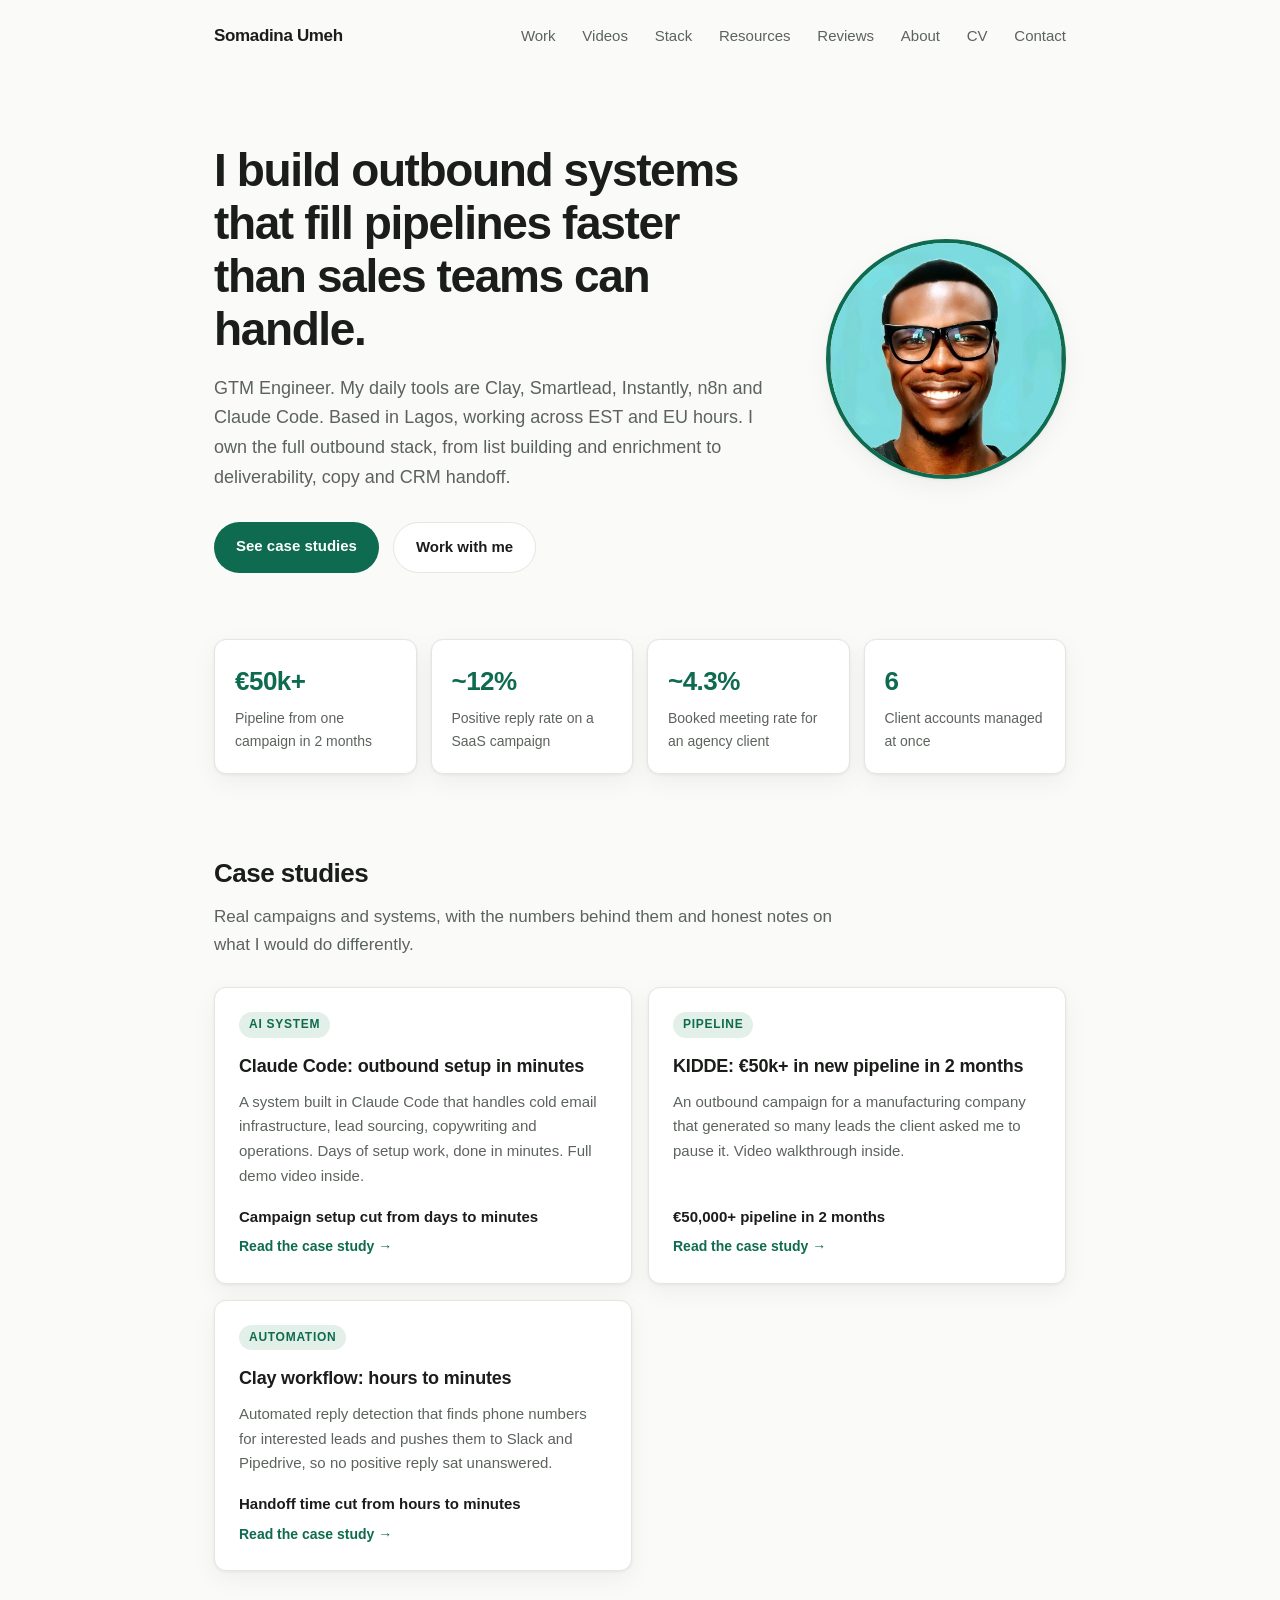
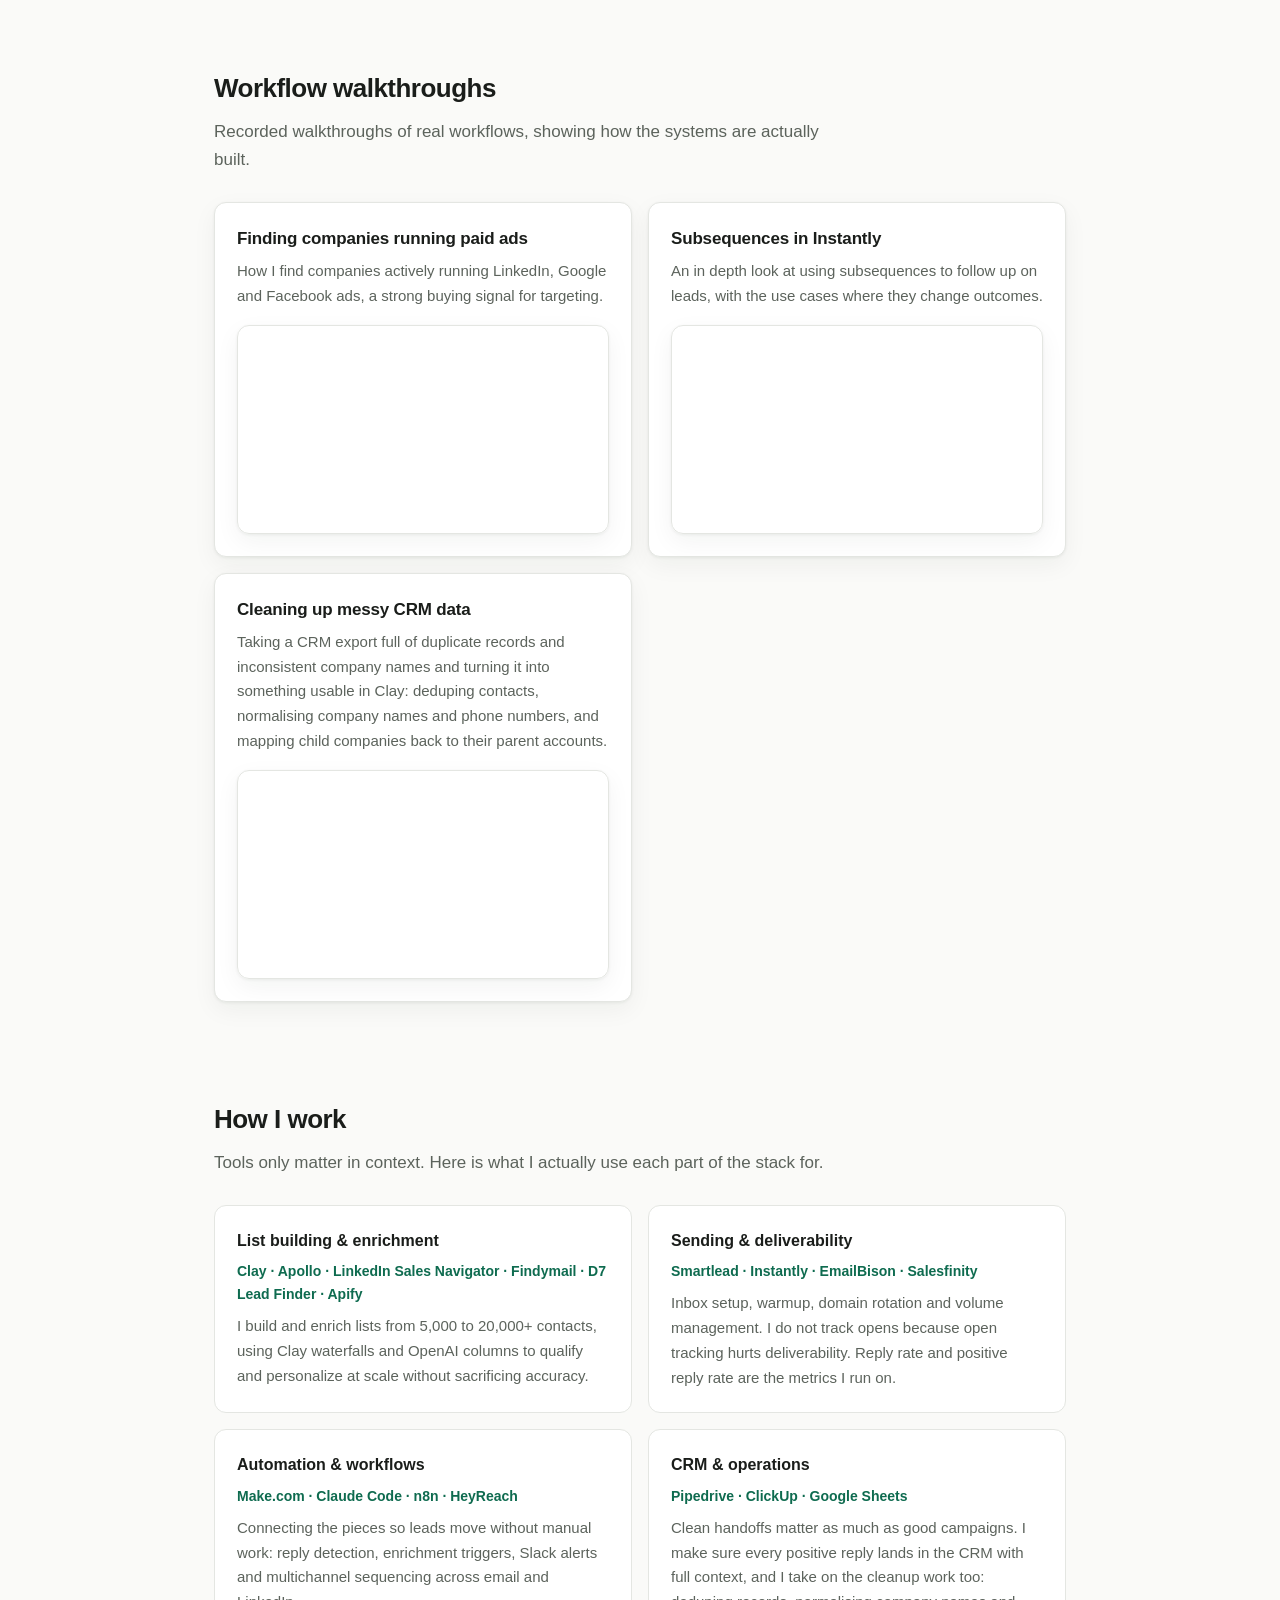
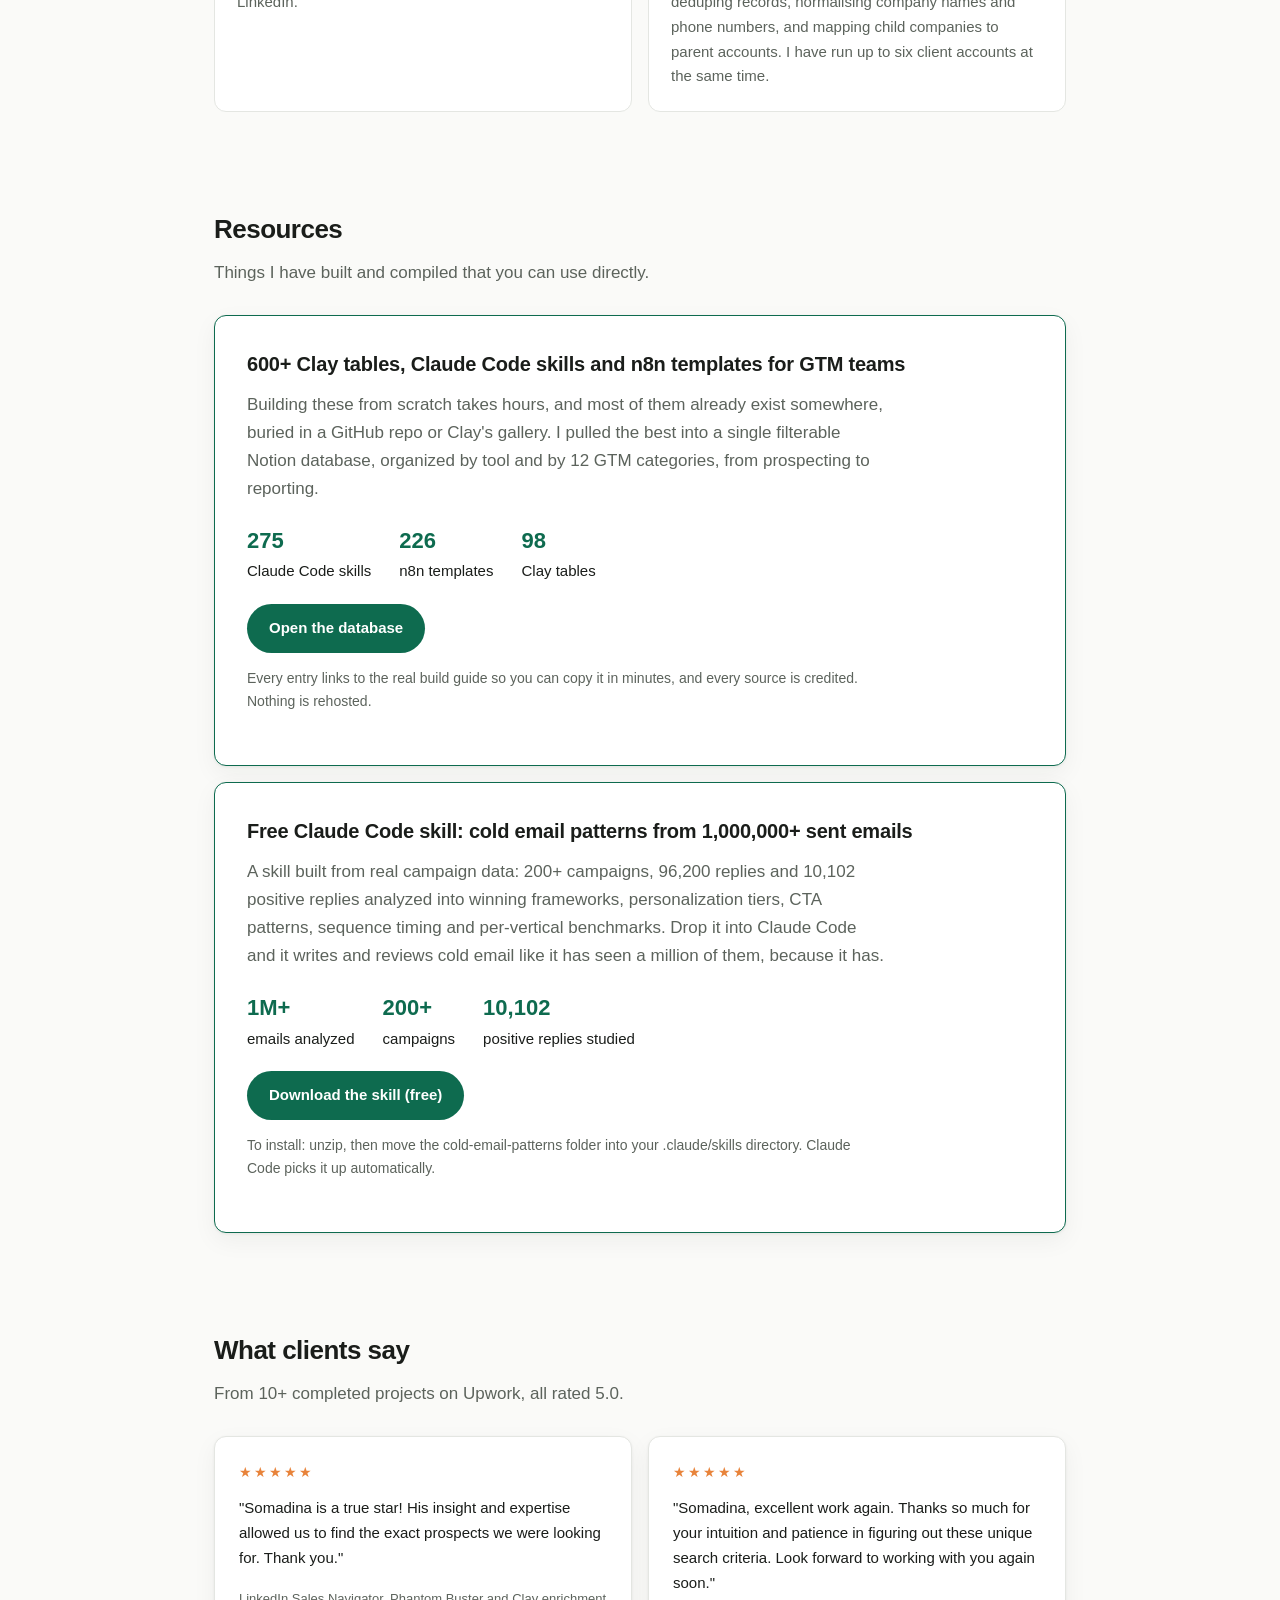
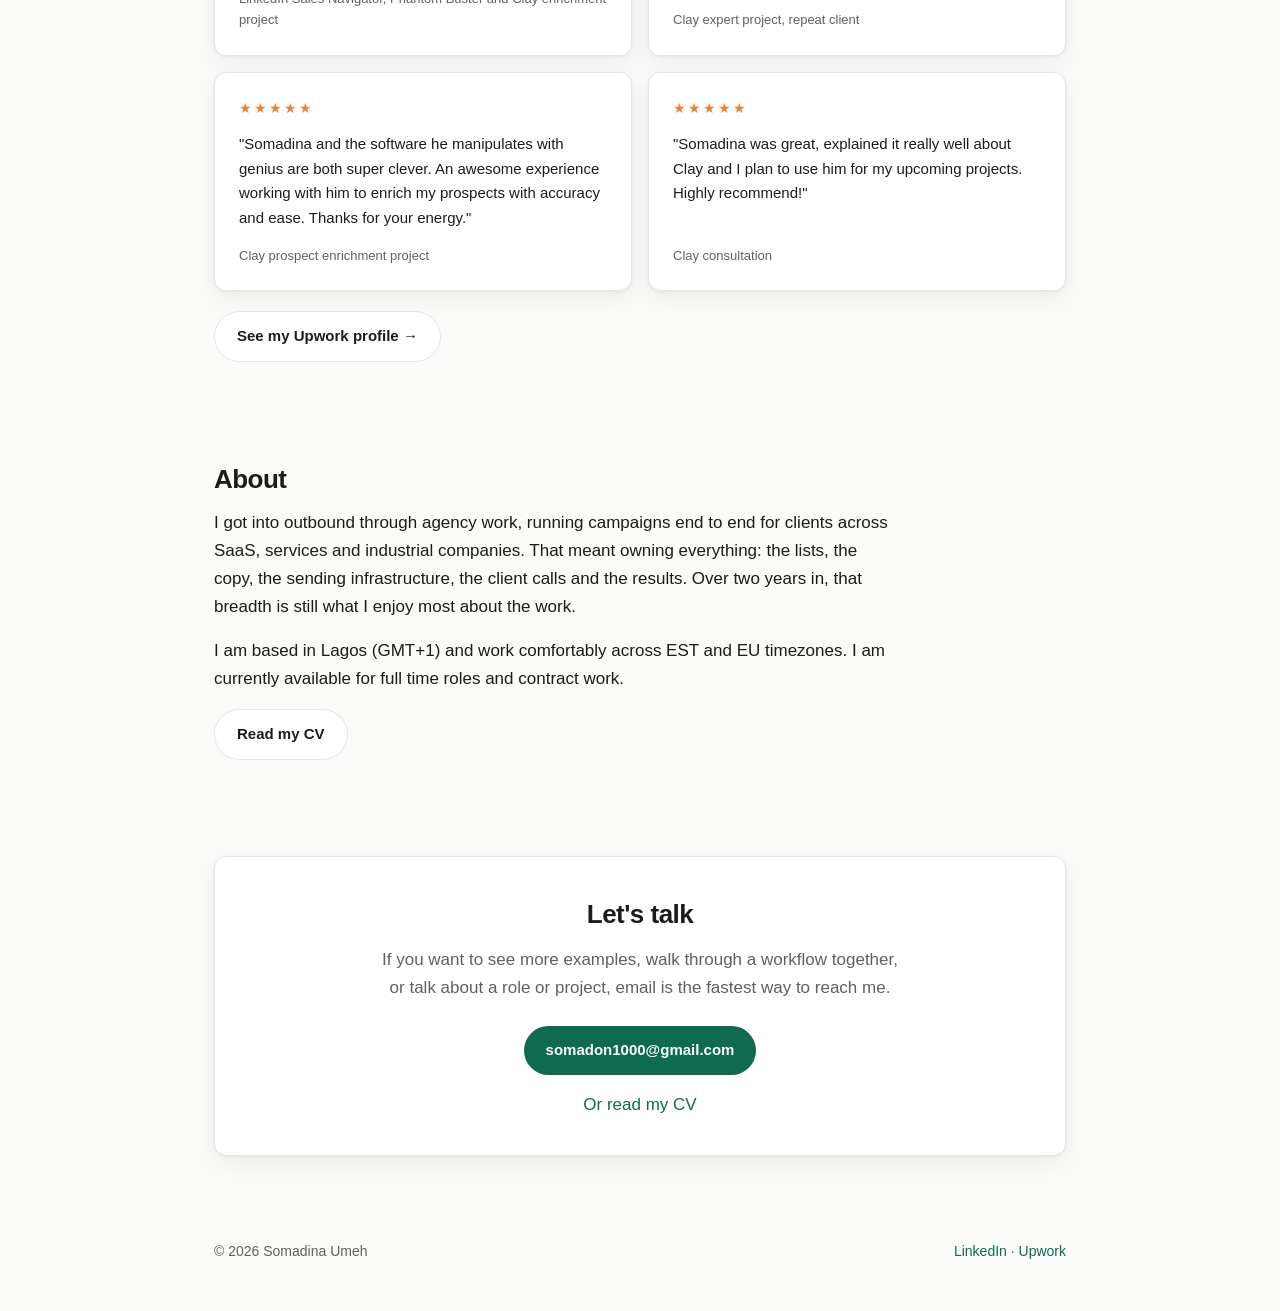
<file: index.html>
<!DOCTYPE html>
<html lang="en">
<head>
  <meta charset="UTF-8">
  <meta name="viewport" content="width=device-width, initial-scale=1.0">
  <title>Somadina Umeh · GTM Engineer</title>
  <meta name="description" content="GTM Engineer building outbound systems with Clay, Smartlead, Instantly, n8n and Claude Code. Over €50k in pipeline generated for clients.">
  <meta property="og:title" content="Somadina Umeh · GTM Engineer">
  <meta property="og:description" content="I build outbound systems that fill pipelines faster than sales teams can handle.">
  <meta property="og:type" content="website">
  <link rel="icon" href="data:image/svg+xml,<svg xmlns='http://www.w3.org/2000/svg' viewBox='0 0 100 100'><text y='0.9em' font-size='90'>⚙️</text></svg>">
  <link rel="stylesheet" href="assets/style.css">
</head>
<body>
  <div class="wrap">
    <nav>
      <span class="logo">Somadina Umeh</span>
      <span class="links">
        <a href="#work">Work</a>
        <a href="#walkthroughs">Videos</a>
        <a href="#stack">Stack</a>
        <a href="#resources">Resources</a>
        <a href="#reviews">Reviews</a>
        <a href="#about">About</a>
        <a href="cv.html">CV</a>
        <a href="#contact">Contact</a>
      </span>
    </nav>

    <header class="hero">
      <div class="hero-text">
        <h1>I build outbound systems that fill pipelines faster than sales teams can handle.</h1>
        <p class="sub">GTM Engineer. My daily tools are Clay, Smartlead, Instantly, n8n and Claude Code. Based in Lagos, working across EST and EU hours. I own the full outbound stack, from list building and enrichment to deliverability, copy and CRM handoff.</p>
        <div class="ctas">
          <a class="btn btn-primary" href="#work">See case studies</a>
          <a class="btn btn-secondary" href="mailto:somadon1000@gmail.com">Work with me</a>
        </div>
      </div>
      <img class="hero-photo" src="assets/somadina.jpg" alt="Somadina Umeh">
    </header>

    <div class="stats">
      <div class="stat"><div class="num">€50k+</div><div class="label">Pipeline from one campaign in 2 months</div></div>
      <div class="stat"><div class="num">~12%</div><div class="label">Positive reply rate on a SaaS campaign</div></div>
      <div class="stat"><div class="num">~4.3%</div><div class="label">Booked meeting rate for an agency client</div></div>
      <div class="stat"><div class="num">6</div><div class="label">Client accounts managed at once</div></div>
    </div>

    <section id="work">
      <h2>Case studies</h2>
      <p class="lede">Real campaigns and systems, with the numbers behind them and honest notes on what I would do differently.</p>
      <div class="cards">
        <a class="card card-featured" href="case-studies/claude-code-outbound-system.html">
          <span class="tag">AI system</span>
          <h3>Claude Code: outbound setup in minutes</h3>
          <p>A system built in Claude Code that handles cold email infrastructure, lead sourcing, copywriting and operations. Days of setup work, done in minutes. Full demo video inside.</p>
          <span class="result">Campaign setup cut from days to minutes</span>
          <span class="more">Read the case study →</span>
        </a>
        <a class="card card-featured" href="case-studies/kidde.html">
          <span class="tag">Pipeline</span>
          <h3>KIDDE: €50k+ in new pipeline in 2 months</h3>
          <p>An outbound campaign for a manufacturing company that generated so many leads the client asked me to pause it. Video walkthrough inside.</p>
          <span class="result">€50,000+ pipeline in 2 months</span>
          <span class="more">Read the case study →</span>
        </a>
        <a class="card" href="case-studies/clay-handoff-workflow.html">
          <span class="tag">Automation</span>
          <h3>Clay workflow: hours to minutes</h3>
          <p>Automated reply detection that finds phone numbers for interested leads and pushes them to Slack and Pipedrive, so no positive reply sat unanswered.</p>
          <span class="result">Handoff time cut from hours to minutes</span>
          <span class="more">Read the case study →</span>
        </a>
      </div>
    </section>

    <section id="walkthroughs">
      <h2>Workflow walkthroughs</h2>
      <p class="lede">Recorded walkthroughs of real workflows, showing how the systems are actually built.</p>
      <div class="walkthroughs">
        <div class="walkthrough">
          <h3>Finding companies running paid ads</h3>
          <p>How I find companies actively running LinkedIn, Google and Facebook ads, a strong buying signal for targeting.</p>
          <div class="video">
            <iframe src="https://www.loom.com/embed/5d741f1279904d539a7bc47070ec327a" title="Workflow: finding companies running LinkedIn, Google and Facebook ads" frameborder="0" allowfullscreen></iframe>
          </div>
        </div>
        <div class="walkthrough">
          <h3>Subsequences in Instantly</h3>
          <p>An in depth look at using subsequences to follow up on leads, with the use cases where they change outcomes.</p>
          <div class="video">
            <iframe src="https://www.youtube.com/embed/lylu1hDh8tI?si=M3_1BVkmzdAoXXj6" title="Using subsequences in Instantly to follow up on leads" frameborder="0" allow="accelerometer; autoplay; clipboard-write; encrypted-media; gyroscope; picture-in-picture; web-share" referrerpolicy="strict-origin-when-cross-origin" allowfullscreen></iframe>
          </div>
        </div>
        <div class="walkthrough">
          <h3>Cleaning up messy CRM data</h3>
          <p>Taking a CRM export full of duplicate records and inconsistent company names and turning it into something usable in Clay: deduping contacts, normalising company names and phone numbers, and mapping child companies back to their parent accounts.</p>
          <div class="video">
            <iframe src="https://www.loom.com/embed/7dbff7168ff040ffa2b9c16befe2b1b5" title="Cleaning up messy CRM data in Clay: dedupe, normalisation and parent-child account mapping" frameborder="0" allowfullscreen></iframe>
          </div>
        </div>
      </div>
    </section>

    <section id="stack">
      <h2>How I work</h2>
      <p class="lede">Tools only matter in context. Here is what I actually use each part of the stack for.</p>
      <div class="stack-groups">
        <div class="group">
          <h3>List building &amp; enrichment</h3>
          <div class="tools">Clay · Apollo · LinkedIn Sales Navigator · Findymail · D7 Lead Finder · Apify</div>
          <p>I build and enrich lists from 5,000 to 20,000+ contacts, using Clay waterfalls and OpenAI columns to qualify and personalize at scale without sacrificing accuracy.</p>
        </div>
        <div class="group">
          <h3>Sending &amp; deliverability</h3>
          <div class="tools">Smartlead · Instantly · EmailBison · Salesfinity</div>
          <p>Inbox setup, warmup, domain rotation and volume management. I do not track opens because open tracking hurts deliverability. Reply rate and positive reply rate are the metrics I run on.</p>
        </div>
        <div class="group">
          <h3>Automation &amp; workflows</h3>
          <div class="tools">Make.com · Claude Code · n8n · HeyReach</div>
          <p>Connecting the pieces so leads move without manual work: reply detection, enrichment triggers, Slack alerts and multichannel sequencing across email and LinkedIn.</p>
        </div>
        <div class="group">
          <h3>CRM &amp; operations</h3>
          <div class="tools">Pipedrive · ClickUp · Google Sheets</div>
          <p>Clean handoffs matter as much as good campaigns. I make sure every positive reply lands in the CRM with full context, and I take on the cleanup work too: deduping records, normalising company names and phone numbers, and mapping child companies to parent accounts. I have run up to six client accounts at the same time.</p>
        </div>
      </div>
    </section>

    <section id="resources">
      <h2>Resources</h2>
      <p class="lede">Things I have built and compiled that you can use directly.</p>
      <div class="resource">
        <h3>600+ Clay tables, Claude Code skills and n8n templates for GTM teams</h3>
        <p>Building these from scratch takes hours, and most of them already exist somewhere, buried in a GitHub repo or Clay's gallery. I pulled the best into a single filterable Notion database, organized by tool and by 12 GTM categories, from prospecting to reporting.</p>
        <div class="resource-stats">
          <div><span class="n">275</span>Claude Code skills</div>
          <div><span class="n">226</span>n8n templates</div>
          <div><span class="n">98</span>Clay tables</div>
        </div>
        <a class="btn btn-primary" href="https://app.notion.com/p/1d964cae75b8822586e90165928adc79?v=b7b64cae75b883aeb94508c6a0bca5bf&amp;source=copy_link">Open the database</a>
        <p class="fine">Every entry links to the real build guide so you can copy it in minutes, and every source is credited. Nothing is rehosted.</p>
      </div>

      <div class="resource" style="margin-top: 16px;">
        <h3>Free Claude Code skill: cold email patterns from 1,000,000+ sent emails</h3>
        <p>A skill built from real campaign data: 200+ campaigns, 96,200 replies and 10,102 positive replies analyzed into winning frameworks, personalization tiers, CTA patterns, sequence timing and per-vertical benchmarks. Drop it into Claude Code and it writes and reviews cold email like it has seen a million of them, because it has.</p>
        <div class="resource-stats">
          <div><span class="n">1M+</span>emails analyzed</div>
          <div><span class="n">200+</span>campaigns</div>
          <div><span class="n">10,102</span>positive replies studied</div>
        </div>
        <a class="btn btn-primary" href="assets/downloads/cold-email-patterns-skill.zip" download>Download the skill (free)</a>
        <p class="fine">To install: unzip, then move the cold-email-patterns folder into your .claude/skills directory. Claude Code picks it up automatically.</p>
      </div>
    </section>

    <section id="reviews">
      <h2>What clients say</h2>
      <p class="lede">From 10+ completed projects on Upwork, all rated 5.0.</p>
      <div class="quotes">
        <div class="quote">
          <div class="stars">★★★★★</div>
          <p>"Somadina is a true star! His insight and expertise allowed us to find the exact prospects we were looking for. Thank you."</p>
          <div class="who">LinkedIn Sales Navigator, Phantom Buster and Clay enrichment project</div>
        </div>
        <div class="quote">
          <div class="stars">★★★★★</div>
          <p>"Somadina, excellent work again. Thanks so much for your intuition and patience in figuring out these unique search criteria. Look forward to working with you again soon."</p>
          <div class="who">Clay expert project, repeat client</div>
        </div>
        <div class="quote">
          <div class="stars">★★★★★</div>
          <p>"Somadina and the software he manipulates with genius are both super clever. An awesome experience working with him to enrich my prospects with accuracy and ease. Thanks for your energy."</p>
          <div class="who">Clay prospect enrichment project</div>
        </div>
        <div class="quote">
          <div class="stars">★★★★★</div>
          <p>"Somadina was great, explained it really well about Clay and I plan to use him for my upcoming projects. Highly recommend!"</p>
          <div class="who">Clay consultation</div>
        </div>
      </div>
      <div class="quotes-cta">
        <a class="btn btn-secondary" href="https://www.upwork.com/freelancers/~015c4159e704bf08f5">See my Upwork profile →</a>
      </div>
    </section>

    <section id="about" class="about">
      <h2>About</h2>
      <p>I got into outbound through agency work, running campaigns end to end for clients across SaaS, services and industrial companies. That meant owning everything: the lists, the copy, the sending infrastructure, the client calls and the results. Over two years in, that breadth is still what I enjoy most about the work.</p>
      <p>I am based in Lagos (GMT+1) and work comfortably across EST and EU timezones. I am currently available for full time roles and contract work.</p>
      <div class="ctas" style="margin-top: 8px;">
        <a class="btn btn-secondary" href="cv.html">Read my CV</a>
      </div>
    </section>

    <section id="contact">
      <div class="contact">
        <h2>Let's talk</h2>
        <p>If you want to see more examples, walk through a workflow together, or talk about a role or project, email is the fastest way to reach me.</p>
        <a class="btn btn-primary" href="mailto:somadon1000@gmail.com">somadon1000@gmail.com</a>
        <p style="margin-top: 16px; margin-bottom: 0;"><a href="cv.html">Or read my CV</a></p>
      </div>
    </section>

    <footer>
      <span>© 2026 Somadina Umeh</span>
      <span><a href="https://www.linkedin.com/in/somadina-umeh-659b7a235/">LinkedIn</a> · <a href="https://www.upwork.com/freelancers/~015c4159e704bf08f5">Upwork</a></span>
    </footer>
  </div>
</body>
</html>
</file>
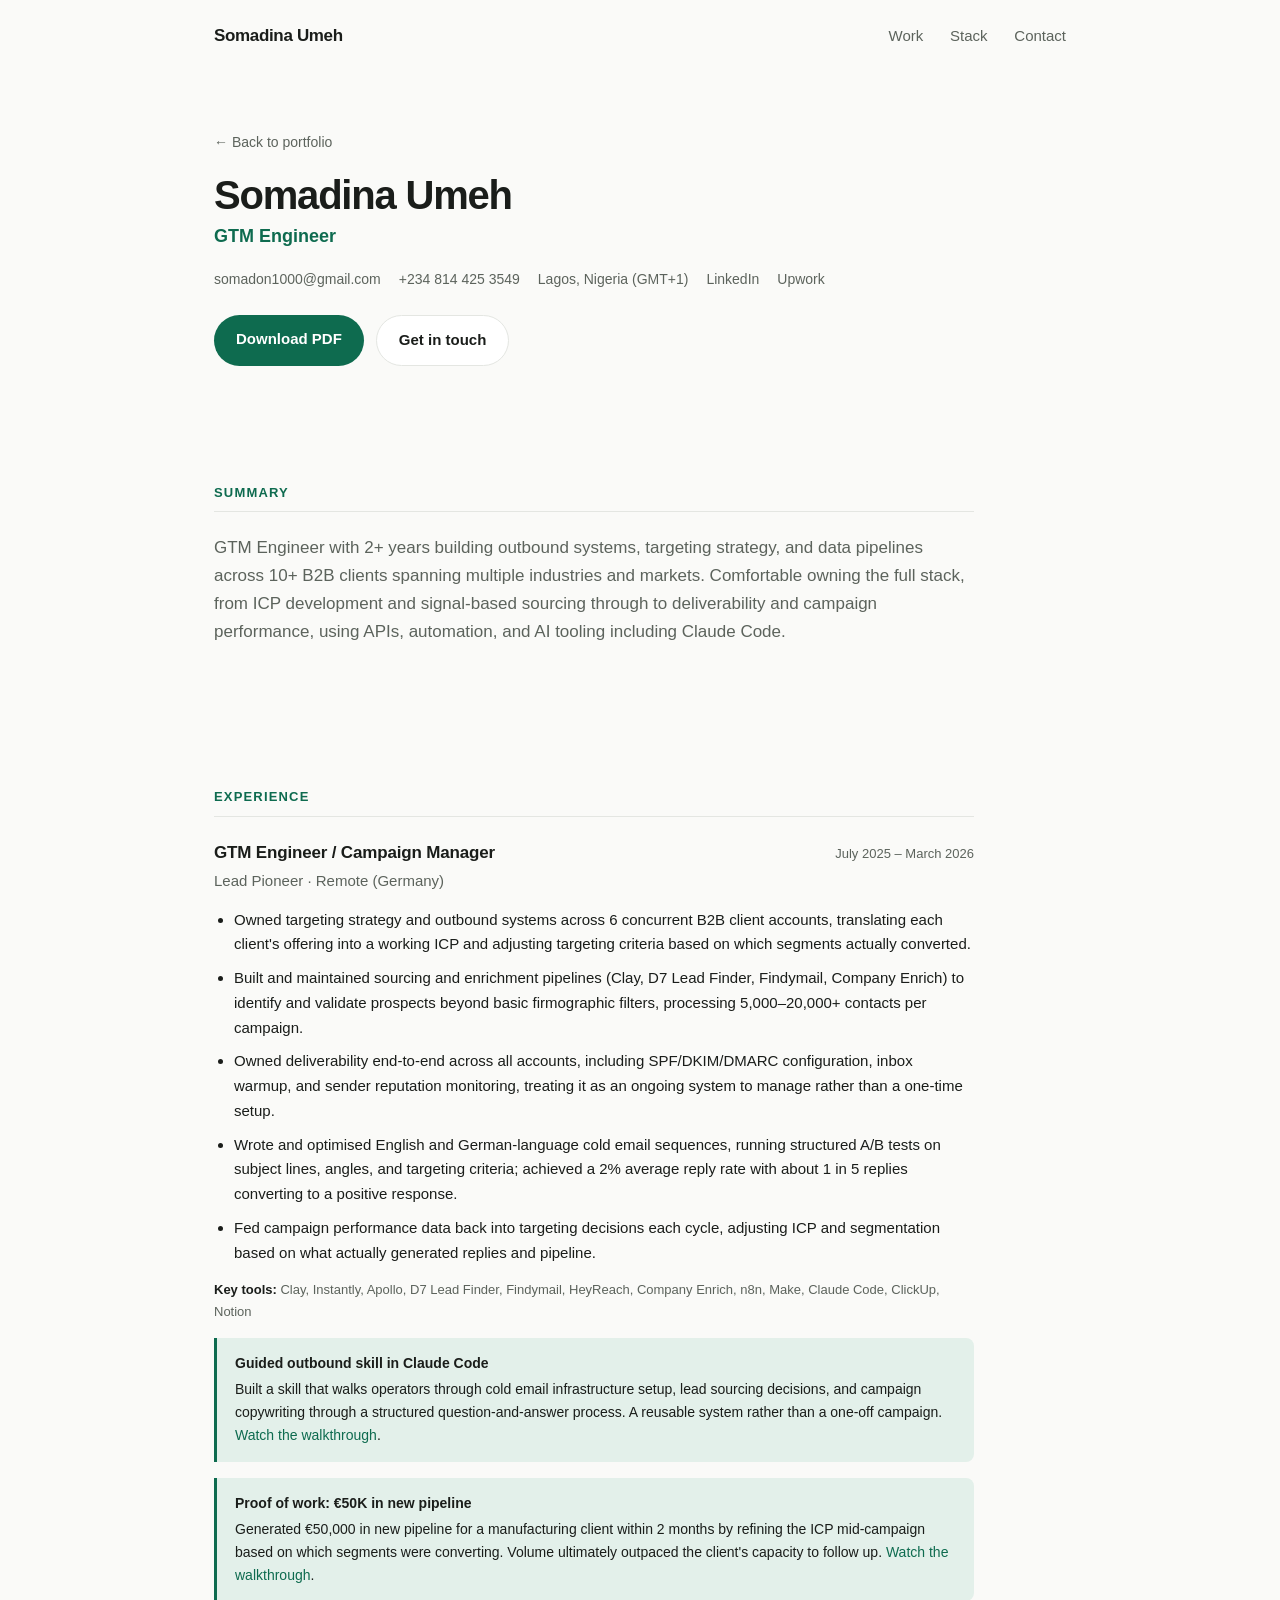
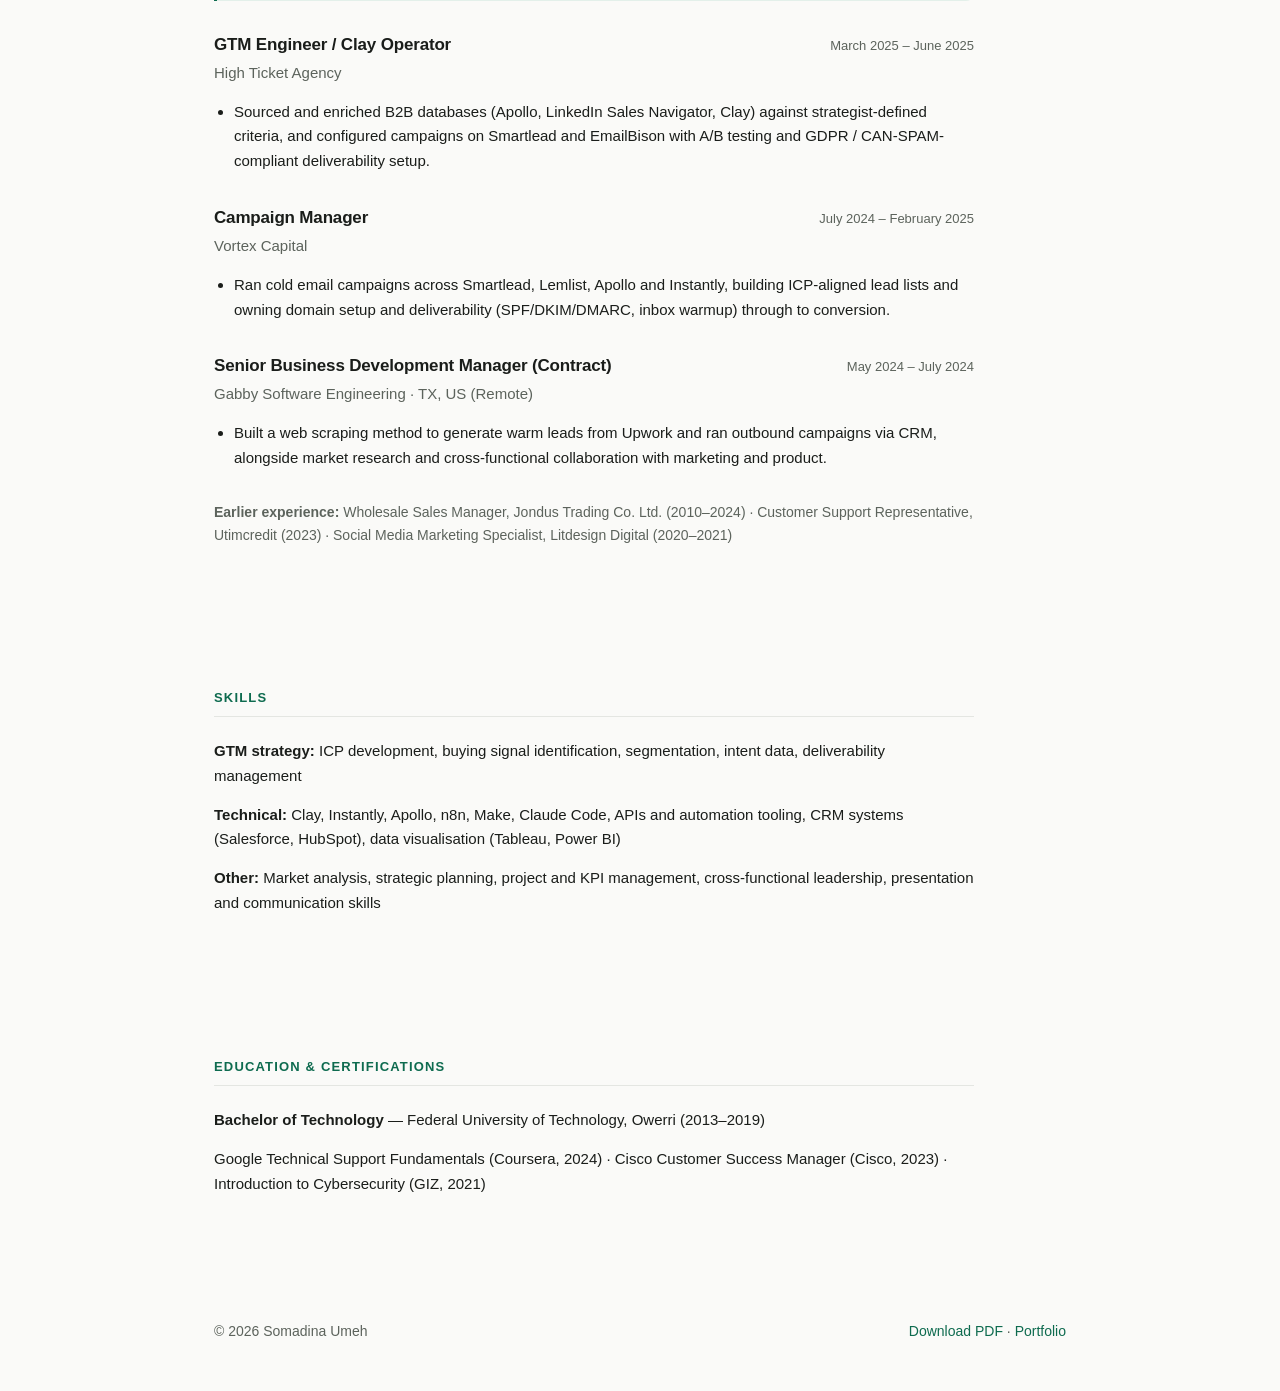
<file: cv.html>
<!DOCTYPE html>
<html lang="en">
<head>
  <meta charset="UTF-8">
  <meta name="viewport" content="width=device-width, initial-scale=1.0">
  <title>CV · Somadina Umeh · GTM Engineer</title>
  <meta name="description" content="The full CV of Somadina Umeh, GTM Engineer: 2+ years building outbound systems, targeting strategy and data pipelines across 10+ B2B clients.">
  <meta property="og:title" content="CV · Somadina Umeh · GTM Engineer">
  <meta property="og:description" content="2+ years building outbound systems, targeting strategy and data pipelines across 10+ B2B clients.">
  <meta property="og:type" content="profile">
  <link rel="icon" href="data:image/svg+xml,<svg xmlns='http://www.w3.org/2000/svg' viewBox='0 0 100 100'><text y='0.9em' font-size='90'>⚙️</text></svg>">
  <link rel="stylesheet" href="assets/style.css">
</head>
<body>
  <div class="wrap">
    <nav>
      <a class="logo" href="index.html">Somadina Umeh</a>
      <span class="links">
        <a href="index.html#work">Work</a>
        <a href="index.html#stack">Stack</a>
        <a href="index.html#contact">Contact</a>
      </span>
    </nav>

    <header class="cv-header">
      <a class="crumb" href="index.html#about">← Back to portfolio</a>
      <h1>Somadina Umeh</h1>
      <div class="role">GTM Engineer</div>
      <div class="cv-contact">
        <a href="mailto:somadon1000@gmail.com">somadon1000@gmail.com</a>
        <span>+234 814 425 3549</span>
        <span>Lagos, Nigeria (GMT+1)</span>
        <a href="https://www.linkedin.com/in/somadina-umeh-659b7a235/">LinkedIn</a>
        <a href="https://www.upwork.com/freelancers/~015c4159e704bf08f5">Upwork</a>
      </div>
      <div class="cv-actions">
        <a class="btn btn-primary" href="assets/downloads/somadina-umeh-cv.pdf" download>Download PDF</a>
        <a class="btn btn-secondary" href="index.html#contact">Get in touch</a>
      </div>
    </header>

    <main class="cv-body">
      <section class="cv-section">
        <h2>Summary</h2>
        <p>GTM Engineer with 2+ years building outbound systems, targeting strategy, and data pipelines across 10+ B2B clients spanning multiple industries and markets. Comfortable owning the full stack, from ICP development and signal-based sourcing through to deliverability and campaign performance, using APIs, automation, and AI tooling including Claude Code.</p>
      </section>

      <section class="cv-section">
        <h2>Experience</h2>

        <div class="cv-role">
          <div class="role-top">
            <div>
              <h3>GTM Engineer / Campaign Manager</h3>
              <div class="org">Lead Pioneer &middot; Remote (Germany)</div>
            </div>
            <div class="dates">July 2025 &ndash; March 2026</div>
          </div>
          <ul>
            <li>Owned targeting strategy and outbound systems across 6 concurrent B2B client accounts, translating each client's offering into a working ICP and adjusting targeting criteria based on which segments actually converted.</li>
            <li>Built and maintained sourcing and enrichment pipelines (Clay, D7 Lead Finder, Findymail, Company Enrich) to identify and validate prospects beyond basic firmographic filters, processing 5,000&ndash;20,000+ contacts per campaign.</li>
            <li>Owned deliverability end-to-end across all accounts, including SPF/DKIM/DMARC configuration, inbox warmup, and sender reputation monitoring, treating it as an ongoing system to manage rather than a one-time setup.</li>
            <li>Wrote and optimised English and German-language cold email sequences, running structured A/B tests on subject lines, angles, and targeting criteria; achieved a 2% average reply rate with about 1 in 5 replies converting to a positive response.</li>
            <li>Fed campaign performance data back into targeting decisions each cycle, adjusting ICP and segmentation based on what actually generated replies and pipeline.</li>
          </ul>
          <div class="tools-line"><strong>Key tools:</strong> Clay, Instantly, Apollo, D7 Lead Finder, Findymail, HeyReach, Company Enrich, n8n, Make, Claude Code, ClickUp, Notion</div>
          <div class="cv-note">
            <strong>Guided outbound skill in Claude Code</strong>
            Built a skill that walks operators through cold email infrastructure setup, lead sourcing decisions, and campaign copywriting through a structured question-and-answer process. A reusable system rather than a one-off campaign. <a href="https://www.loom.com/share/71ad86a36440459396ebe61751452374">Watch the walkthrough</a>.
          </div>
          <div class="cv-note">
            <strong>Proof of work: &euro;50K in new pipeline</strong>
            Generated &euro;50,000 in new pipeline for a manufacturing client within 2 months by refining the ICP mid-campaign based on which segments were converting. Volume ultimately outpaced the client's capacity to follow up. <a href="https://www.loom.com/share/9c3432e44530422399f4fe41d7eb85d0">Watch the walkthrough</a>.
          </div>
        </div>

        <div class="cv-role">
          <div class="role-top">
            <div>
              <h3>GTM Engineer / Clay Operator</h3>
              <div class="org">High Ticket Agency</div>
            </div>
            <div class="dates">March 2025 &ndash; June 2025</div>
          </div>
          <ul>
            <li>Sourced and enriched B2B databases (Apollo, LinkedIn Sales Navigator, Clay) against strategist-defined criteria, and configured campaigns on Smartlead and EmailBison with A/B testing and GDPR / CAN-SPAM-compliant deliverability setup.</li>
          </ul>
        </div>

        <div class="cv-role">
          <div class="role-top">
            <div>
              <h3>Campaign Manager</h3>
              <div class="org">Vortex Capital</div>
            </div>
            <div class="dates">July 2024 &ndash; February 2025</div>
          </div>
          <ul>
            <li>Ran cold email campaigns across Smartlead, Lemlist, Apollo and Instantly, building ICP-aligned lead lists and owning domain setup and deliverability (SPF/DKIM/DMARC, inbox warmup) through to conversion.</li>
          </ul>
        </div>

        <div class="cv-role">
          <div class="role-top">
            <div>
              <h3>Senior Business Development Manager (Contract)</h3>
              <div class="org">Gabby Software Engineering &middot; TX, US (Remote)</div>
            </div>
            <div class="dates">May 2024 &ndash; July 2024</div>
          </div>
          <ul>
            <li>Built a web scraping method to generate warm leads from Upwork and ran outbound campaigns via CRM, alongside market research and cross-functional collaboration with marketing and product.</li>
          </ul>
        </div>

        <p class="cv-earlier"><strong>Earlier experience:</strong> Wholesale Sales Manager, Jondus Trading Co. Ltd. (2010&ndash;2024) &middot; Customer Support Representative, Utimcredit (2023) &middot; Social Media Marketing Specialist, Litdesign Digital (2020&ndash;2021)</p>
      </section>

      <section class="cv-section">
        <h2>Skills</h2>
        <div class="cv-skill-row"><span class="k">GTM strategy:</span> ICP development, buying signal identification, segmentation, intent data, deliverability management</div>
        <div class="cv-skill-row"><span class="k">Technical:</span> Clay, Instantly, Apollo, n8n, Make, Claude Code, APIs and automation tooling, CRM systems (Salesforce, HubSpot), data visualisation (Tableau, Power BI)</div>
        <div class="cv-skill-row"><span class="k">Other:</span> Market analysis, strategic planning, project and KPI management, cross-functional leadership, presentation and communication skills</div>
      </section>

      <section class="cv-section">
        <h2>Education &amp; Certifications</h2>
        <div class="cv-skill-row"><span class="k">Bachelor of Technology</span> &mdash; Federal University of Technology, Owerri (2013&ndash;2019)</div>
        <div class="cv-skill-row">Google Technical Support Fundamentals (Coursera, 2024) &middot; Cisco Customer Success Manager (Cisco, 2023) &middot; Introduction to Cybersecurity (GIZ, 2021)</div>
      </section>
    </main>

    <footer>
      <span>&copy; 2026 Somadina Umeh</span>
      <span><a href="assets/downloads/somadina-umeh-cv.pdf" download>Download PDF</a> &middot; <a href="index.html">Portfolio</a></span>
    </footer>
  </div>
</body>
</html>
</file>
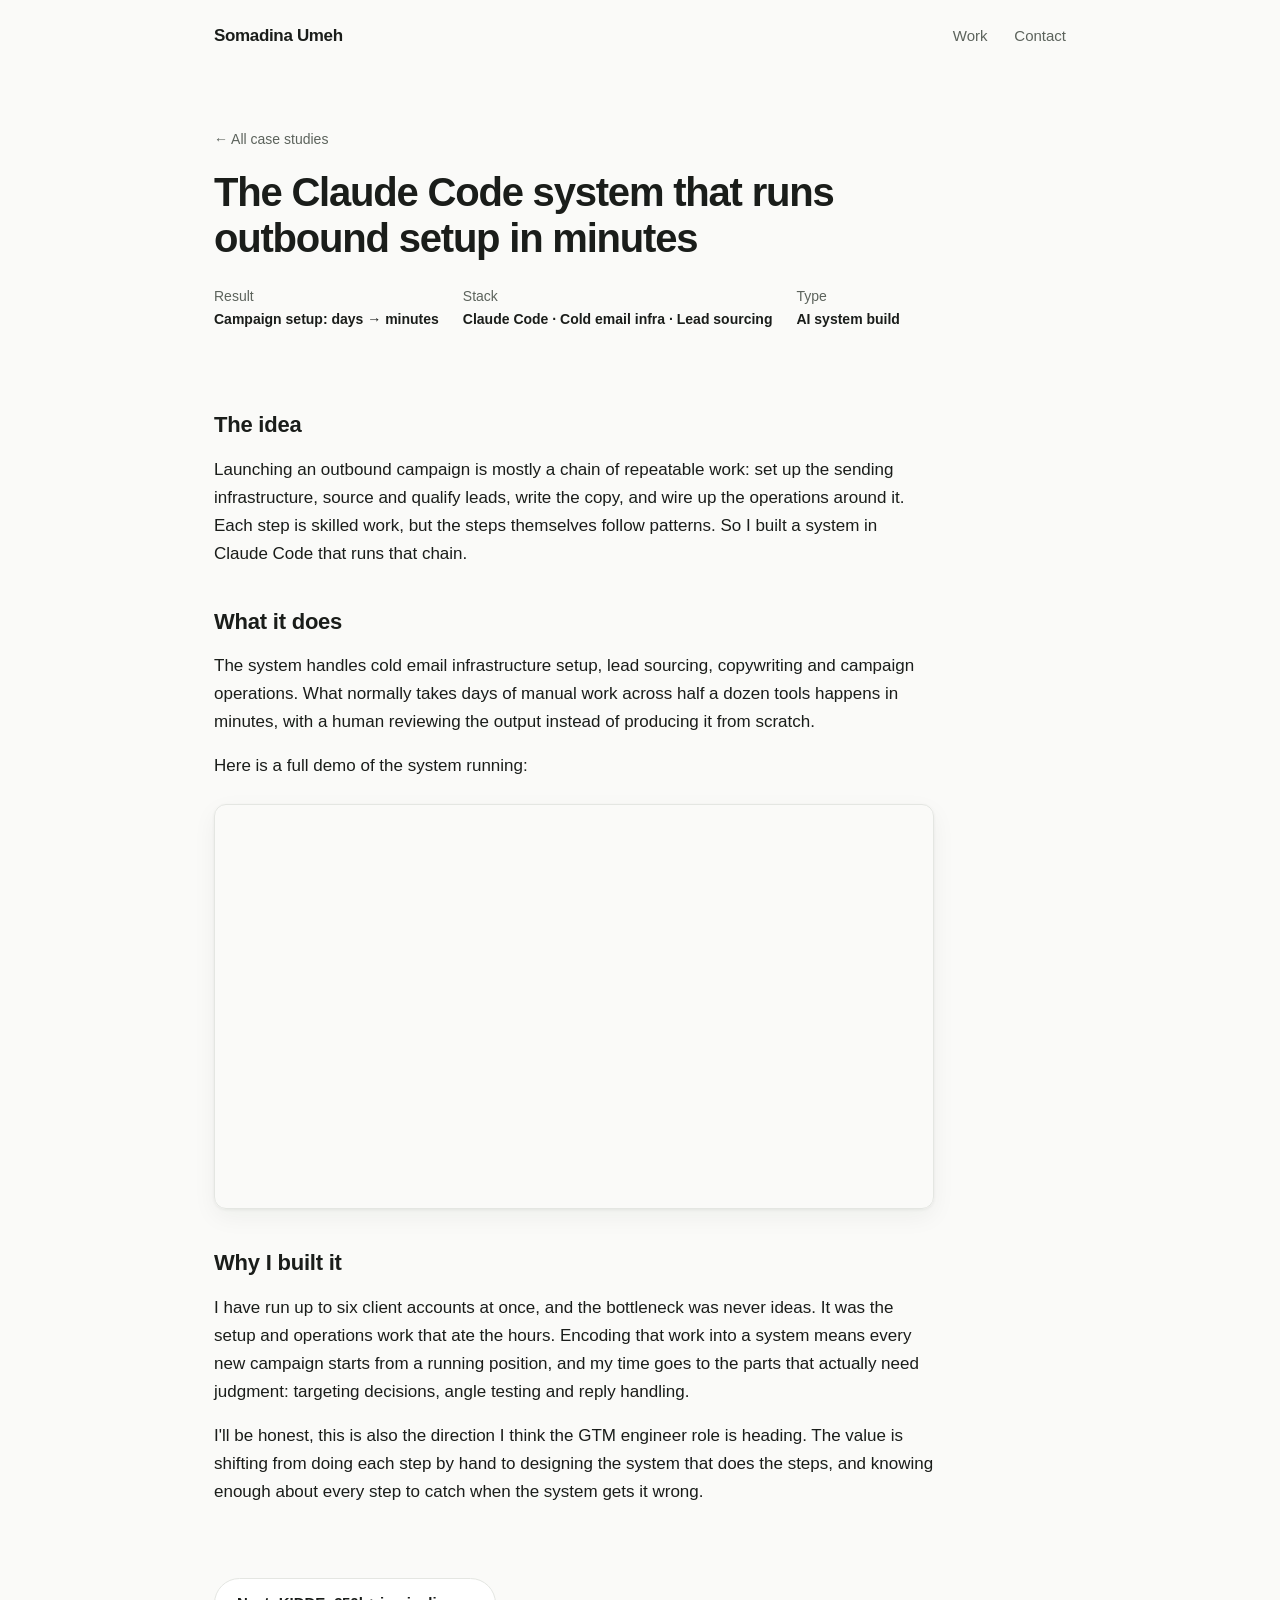
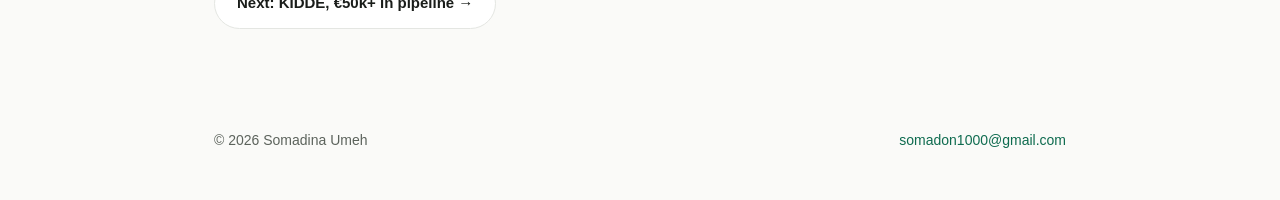
<file: case-studies/claude-code-outbound-system.html>
<!DOCTYPE html>
<html lang="en">
<head>
  <meta charset="UTF-8">
  <meta name="viewport" content="width=device-width, initial-scale=1.0">
  <title>Claude Code outbound system · Somadina Umeh</title>
  <meta name="description" content="A system built in Claude Code that handles cold email infrastructure, lead sourcing, copywriting and operations in minutes.">
  <link rel="icon" href="data:image/svg+xml,<svg xmlns='http://www.w3.org/2000/svg' viewBox='0 0 100 100'><text y='0.9em' font-size='90'>⚙️</text></svg>">
  <link rel="stylesheet" href="../assets/style.css">
</head>
<body>
  <div class="wrap">
    <nav>
      <a class="logo" href="../index.html">Somadina Umeh</a>
      <span class="links">
        <a href="../index.html#work">Work</a>
        <a href="../index.html#contact">Contact</a>
      </span>
    </nav>

    <header class="cs-header">
      <a class="crumb" href="../index.html#work">← All case studies</a>
      <h1>The Claude Code system that runs outbound setup in minutes</h1>
      <div class="cs-meta">
        <div><span class="k">Result</span><br><span class="v">Campaign setup: days → minutes</span></div>
        <div><span class="k">Stack</span><br><span class="v">Claude Code · Cold email infra · Lead sourcing</span></div>
        <div><span class="k">Type</span><br><span class="v">AI system build</span></div>
      </div>
    </header>

    <article>
      <h2>The idea</h2>
      <p>Launching an outbound campaign is mostly a chain of repeatable work: set up the sending infrastructure, source and qualify leads, write the copy, and wire up the operations around it. Each step is skilled work, but the steps themselves follow patterns. So I built a system in Claude Code that runs that chain.</p>

      <h2>What it does</h2>
      <p>The system handles cold email infrastructure setup, lead sourcing, copywriting and campaign operations. What normally takes days of manual work across half a dozen tools happens in minutes, with a human reviewing the output instead of producing it from scratch.</p>
      <p>Here is a full demo of the system running:</p>

      <div class="video">
        <iframe src="https://www.loom.com/embed/71ad86a36440459396ebe61751452374" title="Claude Code outbound system demo" frameborder="0" allowfullscreen></iframe>
      </div>

      <h2>Why I built it</h2>
      <p>I have run up to six client accounts at once, and the bottleneck was never ideas. It was the setup and operations work that ate the hours. Encoding that work into a system means every new campaign starts from a running position, and my time goes to the parts that actually need judgment: targeting decisions, angle testing and reply handling.</p>
      <p>I'll be honest, this is also the direction I think the GTM engineer role is heading. The value is shifting from doing each step by hand to designing the system that does the steps, and knowing enough about every step to catch when the system gets it wrong.</p>
    </article>

    <div class="cs-next">
      <a class="btn btn-secondary" href="kidde.html">Next: KIDDE, €50k+ in pipeline →</a>
    </div>

    <footer>
      <span>© 2026 Somadina Umeh</span>
      <span><a href="mailto:somadon1000@gmail.com">somadon1000@gmail.com</a></span>
    </footer>
  </div>
</body>
</html>
</file>
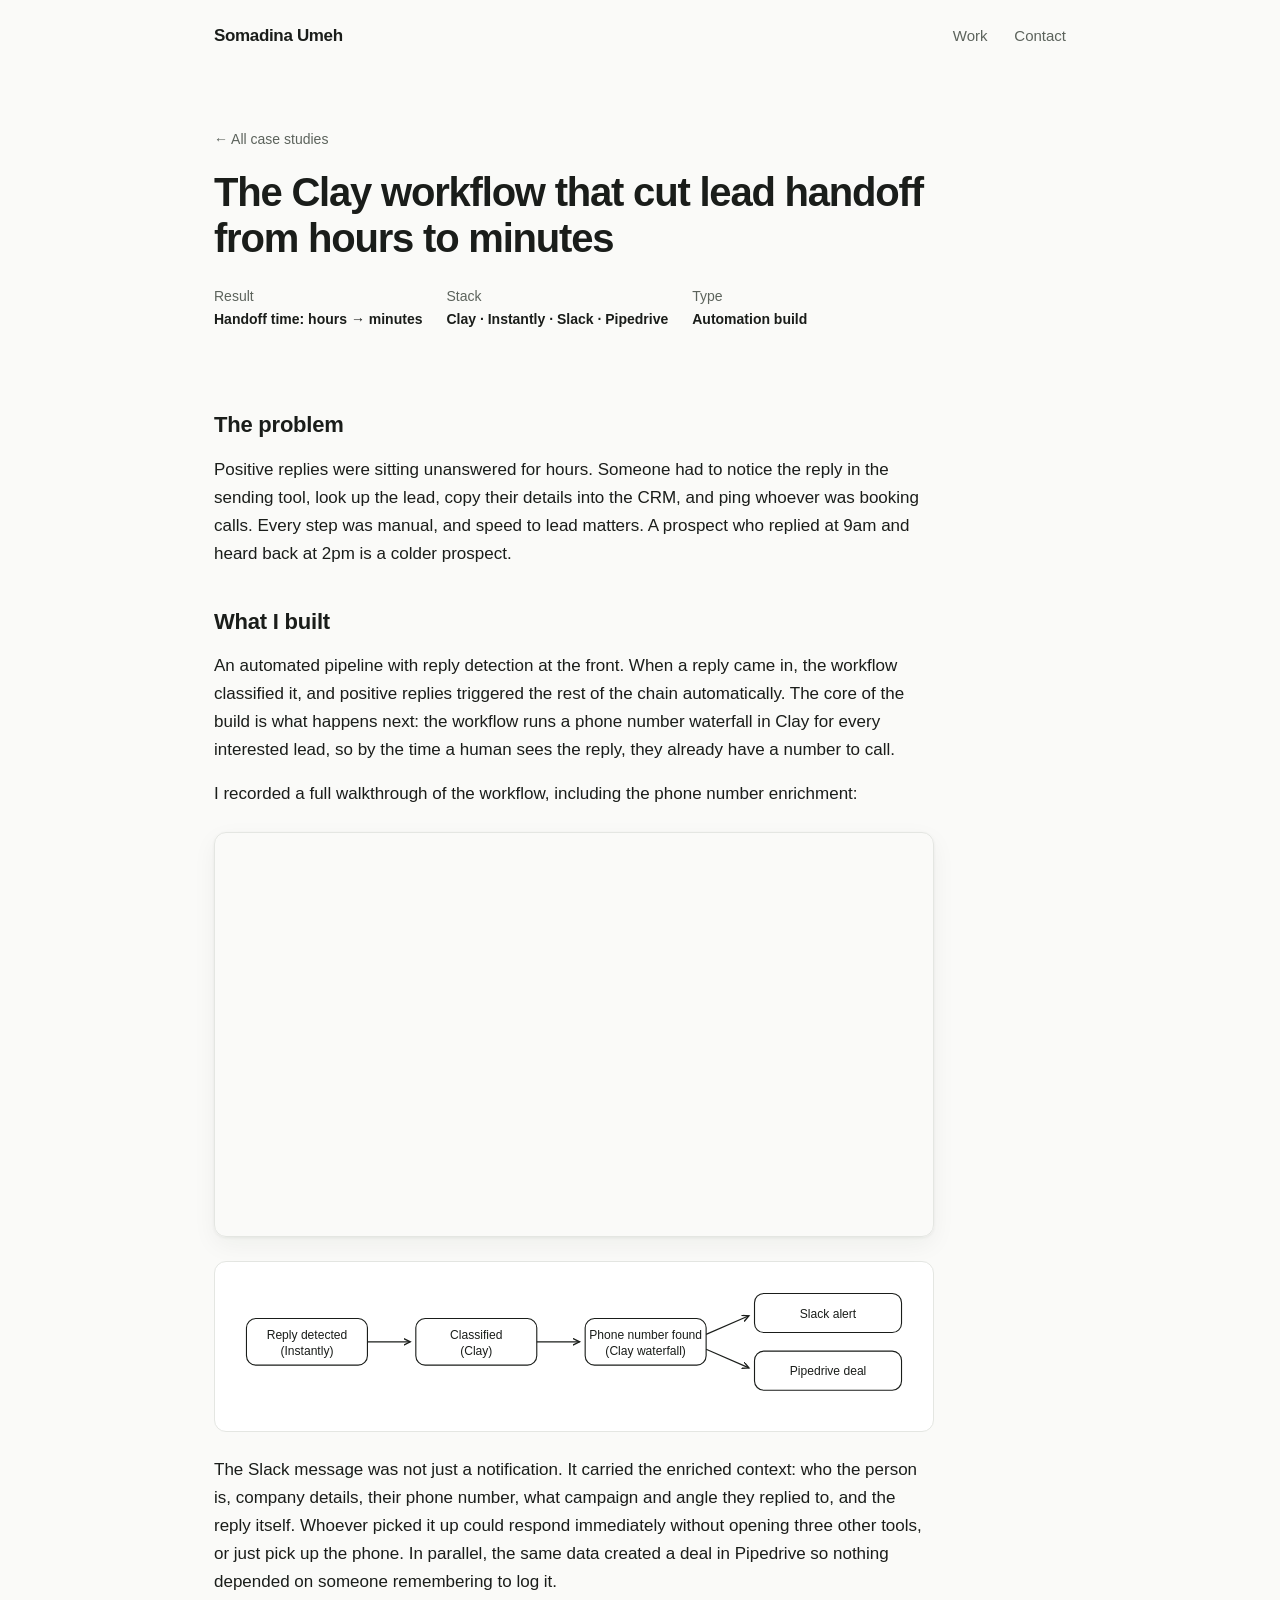
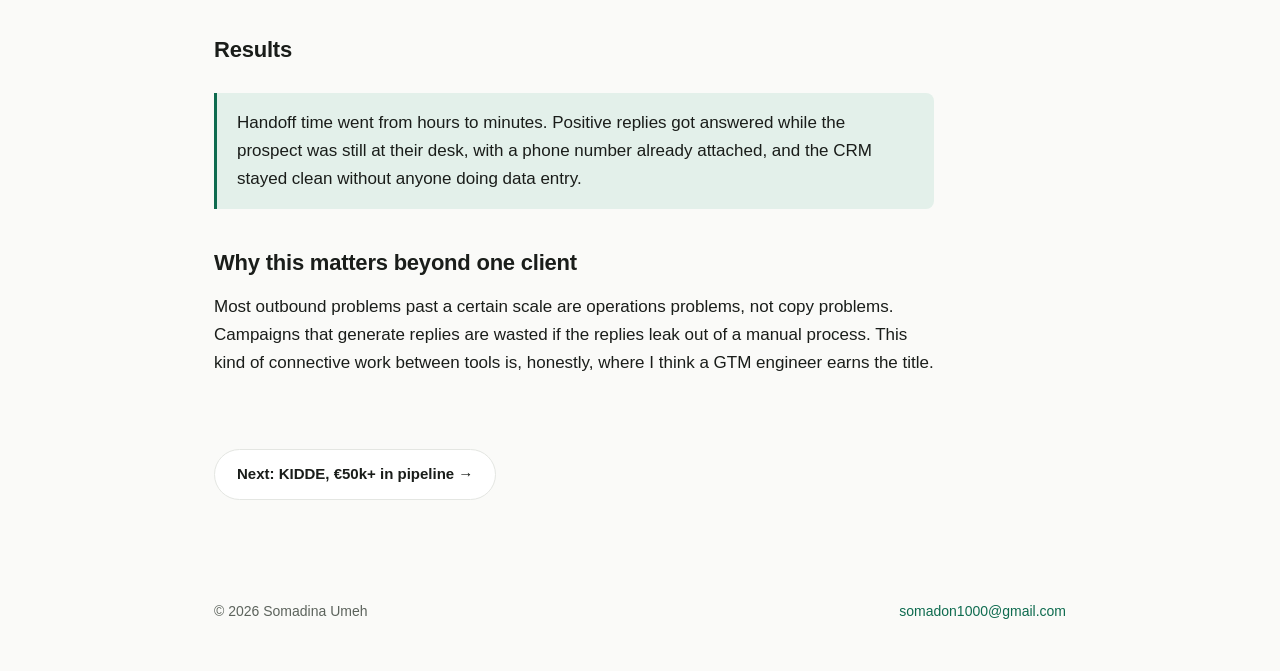
<file: case-studies/clay-handoff-workflow.html>
<!DOCTYPE html>
<html lang="en">
<head>
  <meta charset="UTF-8">
  <meta name="viewport" content="width=device-width, initial-scale=1.0">
  <title>Clay handoff workflow: hours to minutes · Somadina Umeh</title>
  <meta name="description" content="An automated reply detection workflow that finds phone numbers for interested leads and pushes them to Slack and Pipedrive, cutting handoff time from hours to minutes.">
  <link rel="icon" href="data:image/svg+xml,<svg xmlns='http://www.w3.org/2000/svg' viewBox='0 0 100 100'><text y='0.9em' font-size='90'>⚙️</text></svg>">
  <link rel="stylesheet" href="../assets/style.css">
</head>
<body>
  <div class="wrap">
    <nav>
      <a class="logo" href="../index.html">Somadina Umeh</a>
      <span class="links">
        <a href="../index.html#work">Work</a>
        <a href="../index.html#contact">Contact</a>
      </span>
    </nav>

    <header class="cs-header">
      <a class="crumb" href="../index.html#work">← All case studies</a>
      <h1>The Clay workflow that cut lead handoff from hours to minutes</h1>
      <div class="cs-meta">
        <div><span class="k">Result</span><br><span class="v">Handoff time: hours → minutes</span></div>
        <div><span class="k">Stack</span><br><span class="v">Clay · Instantly · Slack · Pipedrive</span></div>
        <div><span class="k">Type</span><br><span class="v">Automation build</span></div>
      </div>
    </header>

    <article>
      <h2>The problem</h2>
      <p>Positive replies were sitting unanswered for hours. Someone had to notice the reply in the sending tool, look up the lead, copy their details into the CRM, and ping whoever was booking calls. Every step was manual, and speed to lead matters. A prospect who replied at 9am and heard back at 2pm is a colder prospect.</p>

      <h2>What I built</h2>
      <p>An automated pipeline with reply detection at the front. When a reply came in, the workflow classified it, and positive replies triggered the rest of the chain automatically. The core of the build is what happens next: the workflow runs a phone number waterfall in Clay for every interested lead, so by the time a human sees the reply, they already have a number to call.</p>
      <p>I recorded a full walkthrough of the workflow, including the phone number enrichment:</p>

      <div class="video">
        <iframe src="https://www.youtube.com/embed/TuyjyNPNO38?si=Tne-6pxbNk5Y8fr7" title="Clay handoff workflow walkthrough: finding phone numbers for interested leads" frameborder="0" allow="accelerometer; autoplay; clipboard-write; encrypted-media; gyroscope; picture-in-picture; web-share" referrerpolicy="strict-origin-when-cross-origin" allowfullscreen></iframe>
      </div>

      <div class="diagram">
        <svg viewBox="0 0 720 120" xmlns="http://www.w3.org/2000/svg" role="img" aria-label="Workflow diagram: reply detected, classified in Clay, phone number found via Clay waterfall, then pushed to Slack and Pipedrive" style="width:100%;height:auto;font-family:inherit">
          <defs>
            <marker id="arrow" markerWidth="8" markerHeight="8" refX="6" refY="3" orient="auto">
              <path d="M0,0 L6,3 L0,6" fill="none" stroke="currentColor" stroke-width="1.2"/>
            </marker>
          </defs>
          <g fill="none" stroke="currentColor" stroke-width="1.2">
            <rect x="8" y="35" width="130" height="50" rx="10"/>
            <rect x="190" y="35" width="130" height="50" rx="10"/>
            <rect x="372" y="35" width="130" height="50" rx="10"/>
            <rect x="554" y="8" width="158" height="42" rx="10"/>
            <rect x="554" y="70" width="158" height="42" rx="10"/>
            <line x1="138" y1="60" x2="184" y2="60" marker-end="url(#arrow)"/>
            <line x1="320" y1="60" x2="366" y2="60" marker-end="url(#arrow)"/>
            <line x1="502" y1="52" x2="548" y2="32" marker-end="url(#arrow)"/>
            <line x1="502" y1="68" x2="548" y2="88" marker-end="url(#arrow)"/>
          </g>
          <g fill="currentColor" font-size="13" text-anchor="middle">
            <text x="73" y="57">Reply detected</text>
            <text x="73" y="74">(Instantly)</text>
            <text x="255" y="57">Classified</text>
            <text x="255" y="74">(Clay)</text>
            <text x="437" y="57">Phone number found</text>
            <text x="437" y="74">(Clay waterfall)</text>
            <text x="633" y="34">Slack alert</text>
            <text x="633" y="96">Pipedrive deal</text>
          </g>
        </svg>
      </div>

      <p>The Slack message was not just a notification. It carried the enriched context: who the person is, company details, their phone number, what campaign and angle they replied to, and the reply itself. Whoever picked it up could respond immediately without opening three other tools, or just pick up the phone. In parallel, the same data created a deal in Pipedrive so nothing depended on someone remembering to log it.</p>

      <h2>Results</h2>
      <div class="highlight">Handoff time went from hours to minutes. Positive replies got answered while the prospect was still at their desk, with a phone number already attached, and the CRM stayed clean without anyone doing data entry.</div>

      <h2>Why this matters beyond one client</h2>
      <p>Most outbound problems past a certain scale are operations problems, not copy problems. Campaigns that generate replies are wasted if the replies leak out of a manual process. This kind of connective work between tools is, honestly, where I think a GTM engineer earns the title.</p>
    </article>

    <div class="cs-next">
      <a class="btn btn-secondary" href="kidde.html">Next: KIDDE, €50k+ in pipeline →</a>
    </div>

    <footer>
      <span>© 2026 Somadina Umeh</span>
      <span><a href="mailto:somadon1000@gmail.com">somadon1000@gmail.com</a></span>
    </footer>
  </div>
</body>
</html>
</file>
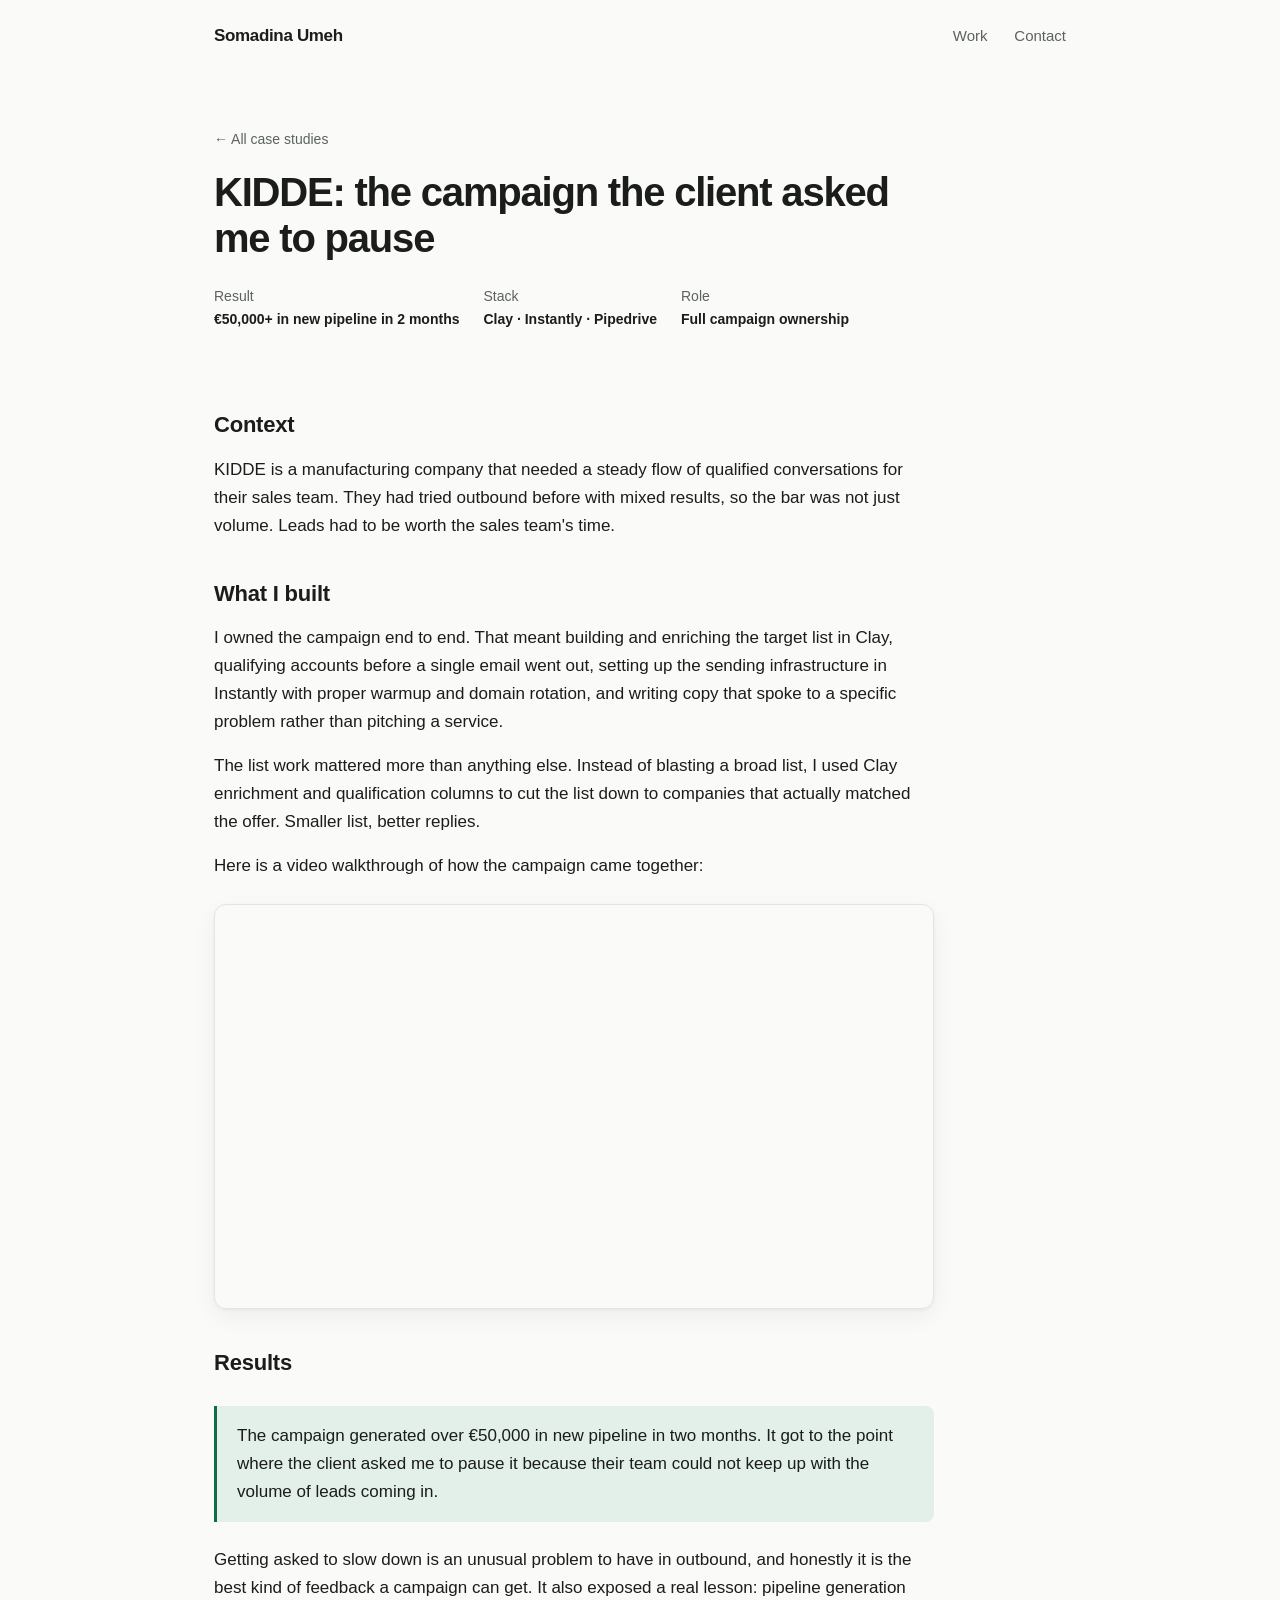
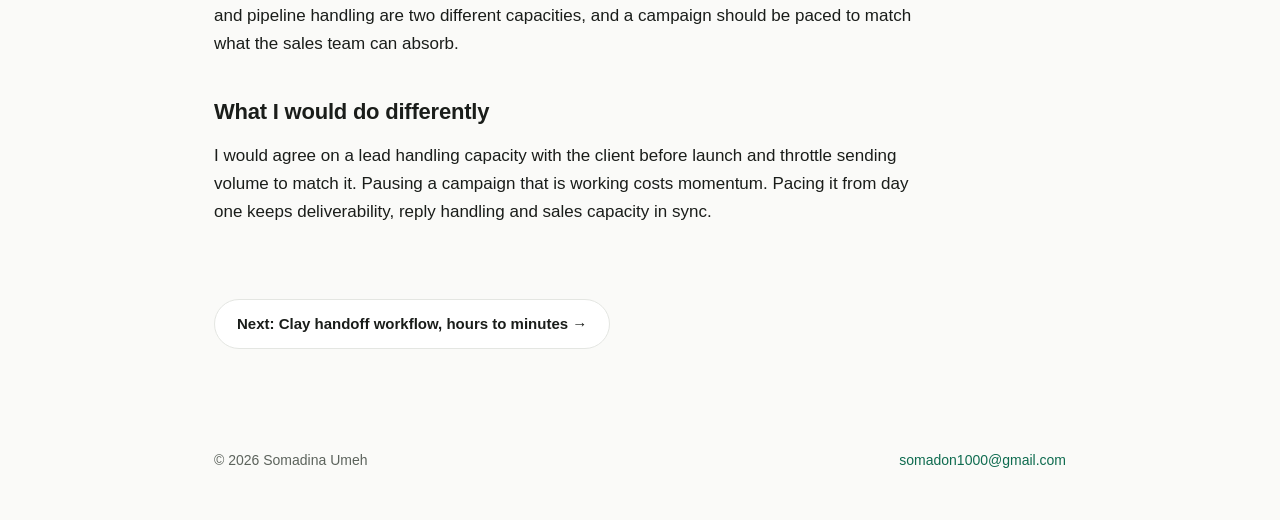
<file: case-studies/kidde.html>
<!DOCTYPE html>
<html lang="en">
<head>
  <meta charset="UTF-8">
  <meta name="viewport" content="width=device-width, initial-scale=1.0">
  <title>KIDDE: €50k+ in new pipeline · Somadina Umeh</title>
  <meta name="description" content="How an outbound campaign generated over €50,000 in pipeline in two months and had to be paused because the client could not keep up with the leads.">
  <link rel="icon" href="data:image/svg+xml,<svg xmlns='http://www.w3.org/2000/svg' viewBox='0 0 100 100'><text y='0.9em' font-size='90'>⚙️</text></svg>">
  <link rel="stylesheet" href="../assets/style.css">
</head>
<body>
  <div class="wrap">
    <nav>
      <a class="logo" href="../index.html">Somadina Umeh</a>
      <span class="links">
        <a href="../index.html#work">Work</a>
        <a href="../index.html#contact">Contact</a>
      </span>
    </nav>

    <header class="cs-header">
      <a class="crumb" href="../index.html#work">← All case studies</a>
      <h1>KIDDE: the campaign the client asked me to pause</h1>
      <div class="cs-meta">
        <div><span class="k">Result</span><br><span class="v">€50,000+ in new pipeline in 2 months</span></div>
        <div><span class="k">Stack</span><br><span class="v">Clay · Instantly · Pipedrive</span></div>
        <div><span class="k">Role</span><br><span class="v">Full campaign ownership</span></div>
      </div>
    </header>

    <article>
      <h2>Context</h2>
      <p>KIDDE is a manufacturing company that needed a steady flow of qualified conversations for their sales team. They had tried outbound before with mixed results, so the bar was not just volume. Leads had to be worth the sales team's time.</p>

      <h2>What I built</h2>
      <p>I owned the campaign end to end. That meant building and enriching the target list in Clay, qualifying accounts before a single email went out, setting up the sending infrastructure in Instantly with proper warmup and domain rotation, and writing copy that spoke to a specific problem rather than pitching a service.</p>
      <p>The list work mattered more than anything else. Instead of blasting a broad list, I used Clay enrichment and qualification columns to cut the list down to companies that actually matched the offer. Smaller list, better replies.</p>

      <p>Here is a video walkthrough of how the campaign came together:</p>

      <div class="video">
        <iframe src="https://www.loom.com/embed/9c3432e44530422399f4fe41d7eb85d0" title="KIDDE campaign walkthrough: €50k+ in new pipeline in 2 months" frameborder="0" allowfullscreen></iframe>
      </div>

      <h2>Results</h2>
      <div class="highlight">The campaign generated over €50,000 in new pipeline in two months. It got to the point where the client asked me to pause it because their team could not keep up with the volume of leads coming in.</div>
      <p>Getting asked to slow down is an unusual problem to have in outbound, and honestly it is the best kind of feedback a campaign can get. It also exposed a real lesson: pipeline generation and pipeline handling are two different capacities, and a campaign should be paced to match what the sales team can absorb.</p>

      <h2>What I would do differently</h2>
      <p>I would agree on a lead handling capacity with the client before launch and throttle sending volume to match it. Pausing a campaign that is working costs momentum. Pacing it from day one keeps deliverability, reply handling and sales capacity in sync.</p>
    </article>

    <div class="cs-next">
      <a class="btn btn-secondary" href="clay-handoff-workflow.html">Next: Clay handoff workflow, hours to minutes →</a>
    </div>

    <footer>
      <span>© 2026 Somadina Umeh</span>
      <span><a href="mailto:somadon1000@gmail.com">somadon1000@gmail.com</a></span>
    </footer>
  </div>
</body>
</html>
</file>
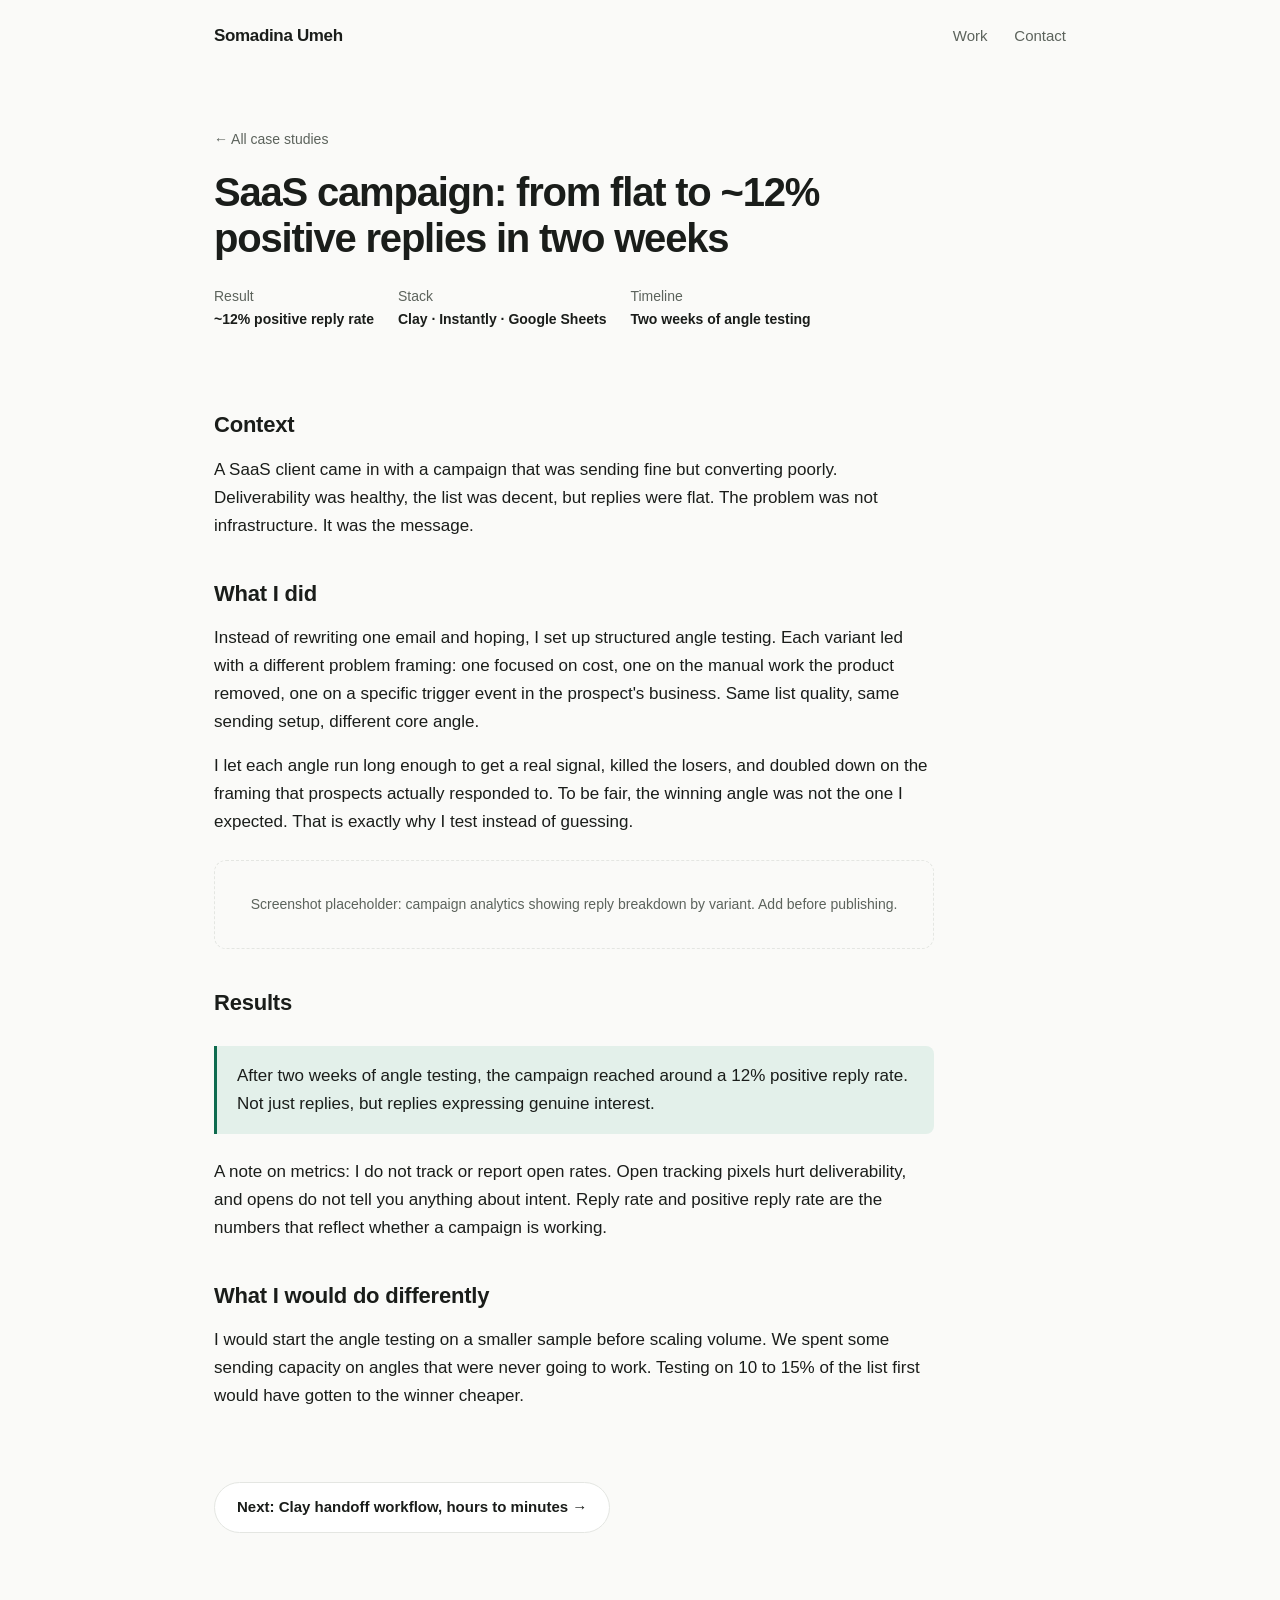
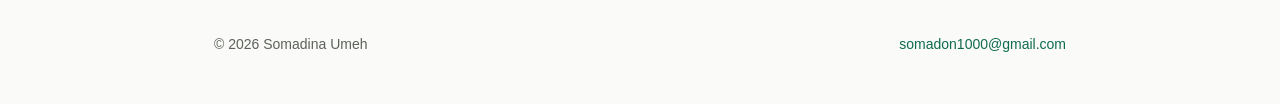
<file: case-studies/saas-reply-rate.html>
<!DOCTYPE html>
<html lang="en">
<head>
  <meta charset="UTF-8">
  <meta name="viewport" content="width=device-width, initial-scale=1.0">
  <title>SaaS campaign: ~12% positive replies · Somadina Umeh</title>
  <meta name="description" content="How two weeks of angle testing took a SaaS cold email campaign to around a 12% positive reply rate.">
  <link rel="icon" href="data:image/svg+xml,<svg xmlns='http://www.w3.org/2000/svg' viewBox='0 0 100 100'><text y='0.9em' font-size='90'>⚙️</text></svg>">
  <link rel="stylesheet" href="../assets/style.css">
</head>
<body>
  <div class="wrap">
    <nav>
      <a class="logo" href="../index.html">Somadina Umeh</a>
      <span class="links">
        <a href="../index.html#work">Work</a>
        <a href="../index.html#contact">Contact</a>
      </span>
    </nav>

    <header class="cs-header">
      <a class="crumb" href="../index.html#work">← All case studies</a>
      <h1>SaaS campaign: from flat to ~12% positive replies in two weeks</h1>
      <div class="cs-meta">
        <div><span class="k">Result</span><br><span class="v">~12% positive reply rate</span></div>
        <div><span class="k">Stack</span><br><span class="v">Clay · Instantly · Google Sheets</span></div>
        <div><span class="k">Timeline</span><br><span class="v">Two weeks of angle testing</span></div>
      </div>
    </header>

    <article>
      <h2>Context</h2>
      <p>A SaaS client came in with a campaign that was sending fine but converting poorly. Deliverability was healthy, the list was decent, but replies were flat. The problem was not infrastructure. It was the message.</p>

      <h2>What I did</h2>
      <p>Instead of rewriting one email and hoping, I set up structured angle testing. Each variant led with a different problem framing: one focused on cost, one on the manual work the product removed, one on a specific trigger event in the prospect's business. Same list quality, same sending setup, different core angle.</p>
      <p>I let each angle run long enough to get a real signal, killed the losers, and doubled down on the framing that prospects actually responded to. To be fair, the winning angle was not the one I expected. That is exactly why I test instead of guessing.</p>

      <div class="placeholder">Screenshot placeholder: campaign analytics showing reply breakdown by variant. Add before publishing.</div>

      <h2>Results</h2>
      <div class="highlight">After two weeks of angle testing, the campaign reached around a 12% positive reply rate. Not just replies, but replies expressing genuine interest.</div>
      <p>A note on metrics: I do not track or report open rates. Open tracking pixels hurt deliverability, and opens do not tell you anything about intent. Reply rate and positive reply rate are the numbers that reflect whether a campaign is working.</p>

      <h2>What I would do differently</h2>
      <p>I would start the angle testing on a smaller sample before scaling volume. We spent some sending capacity on angles that were never going to work. Testing on 10 to 15% of the list first would have gotten to the winner cheaper.</p>
    </article>

    <div class="cs-next">
      <a class="btn btn-secondary" href="clay-handoff-workflow.html">Next: Clay handoff workflow, hours to minutes →</a>
    </div>

    <footer>
      <span>© 2026 Somadina Umeh</span>
      <span><a href="mailto:somadon1000@gmail.com">somadon1000@gmail.com</a></span>
    </footer>
  </div>
</body>
</html>
</file>
<file: assets/style.css>
/* Somadina Umeh — portfolio design system */

:root {
  --bg: #fafaf8;
  --surface: #ffffff;
  --text: #1a1d1a;
  --muted: #5c635c;
  --accent: #0e6b4f;
  --accent-soft: #e3f0ea;
  --border: #e4e6e2;
  --shadow: 0 1px 3px rgba(20, 30, 25, 0.06), 0 8px 24px rgba(20, 30, 25, 0.05);
  --radius: 12px;
  --maxw: 900px;
}

@media (prefers-color-scheme: dark) {
  :root {
    --bg: #101412;
    --surface: #181d1a;
    --text: #e8ebe8;
    --muted: #9aa39c;
    --accent: #4cc79a;
    --accent-soft: #1c2f27;
    --border: #262c28;
    --shadow: 0 1px 3px rgba(0, 0, 0, 0.3), 0 8px 24px rgba(0, 0, 0, 0.25);
  }
}

* { margin: 0; padding: 0; box-sizing: border-box; }

html { scroll-behavior: smooth; }

body {
  font-family: -apple-system, BlinkMacSystemFont, "Segoe UI", Roboto, Helvetica, Arial, sans-serif;
  background: var(--bg);
  color: var(--text);
  line-height: 1.65;
  font-size: 17px;
  -webkit-font-smoothing: antialiased;
}

.wrap { max-width: var(--maxw); margin: 0 auto; padding: 0 24px; }

a { color: var(--accent); text-decoration: none; }
a:hover { text-decoration: underline; }

/* Nav */
nav {
  display: flex; justify-content: space-between; align-items: center;
  padding: 22px 0;
}
nav .logo { font-weight: 700; color: var(--text); letter-spacing: -0.02em; }
nav .links a { margin-left: 22px; color: var(--muted); font-size: 15px; }
nav .links a:hover { color: var(--accent); text-decoration: none; }

/* Hero */
.hero {
  padding: 72px 0 56px;
  display: flex; align-items: center; gap: 48px;
}
.hero-text { flex: 1; }
.hero-photo {
  flex-shrink: 0; width: 240px; height: 240px; border-radius: 50%;
  object-fit: cover; border: 4px solid var(--accent);
  box-shadow: var(--shadow);
}
.hero h1 {
  font-size: clamp(30px, 5vw, 46px);
  line-height: 1.15;
  letter-spacing: -0.03em;
  max-width: 760px;
}
.hero .sub { margin-top: 18px; color: var(--muted); font-size: 18px; max-width: 640px; }
.hero .ctas { margin-top: 30px; display: flex; gap: 14px; flex-wrap: wrap; }

.btn {
  display: inline-block; padding: 12px 22px; border-radius: 999px;
  font-weight: 600; font-size: 15px; transition: transform 0.12s ease;
}
.btn:hover { text-decoration: none; transform: translateY(-1px); }
.btn-primary { background: var(--accent); color: #fff; }
.btn-secondary { border: 1.5px solid var(--border); color: var(--text); background: var(--surface); }

/* Stat tiles */
.stats {
  display: grid; grid-template-columns: repeat(4, 1fr); gap: 14px;
  padding: 10px 0 30px;
}
.stat {
  background: var(--surface); border: 1px solid var(--border);
  border-radius: var(--radius); padding: 20px; box-shadow: var(--shadow);
}
.stat .num { font-size: 26px; font-weight: 700; letter-spacing: -0.02em; color: var(--accent); }
.stat .label { font-size: 14px; color: var(--muted); margin-top: 4px; }

/* Sections */
section { padding: 48px 0; }
section h2 {
  font-size: 26px; letter-spacing: -0.02em; margin-bottom: 8px;
}
section .lede { color: var(--muted); margin-bottom: 28px; max-width: 620px; }

/* Case study cards */
.cards { display: grid; grid-template-columns: repeat(2, 1fr); gap: 16px; }
.card-featured { border-color: var(--accent); }

/* Walkthrough videos */
.walkthroughs { display: grid; grid-template-columns: repeat(2, 1fr); gap: 16px; }
.walkthrough {
  background: var(--surface); border: 1px solid var(--border);
  border-radius: var(--radius); padding: 22px; box-shadow: var(--shadow);
}
.walkthrough h3 { font-size: 17px; letter-spacing: -0.01em; margin-bottom: 6px; }
.walkthrough p { font-size: 15px; color: var(--muted); margin-bottom: 16px; }
.walkthrough .video { margin: 0; }
.card {
  background: var(--surface); border: 1px solid var(--border);
  border-radius: var(--radius); padding: 24px; box-shadow: var(--shadow);
  display: flex; flex-direction: column; color: var(--text);
  transition: transform 0.12s ease, border-color 0.12s ease;
}
.card:hover { text-decoration: none; transform: translateY(-2px); border-color: var(--accent); }
.card .tag {
  font-size: 12px; font-weight: 600; text-transform: uppercase; letter-spacing: 0.06em;
  color: var(--accent); background: var(--accent-soft);
  padding: 3px 10px; border-radius: 999px; align-self: flex-start; margin-bottom: 14px;
}
.card h3 { font-size: 18px; letter-spacing: -0.01em; margin-bottom: 8px; }
.card p { font-size: 15px; color: var(--muted); flex: 1; }
.card .result { margin-top: 16px; font-weight: 700; font-size: 15px; color: var(--text); }
.card .more { margin-top: 6px; font-size: 14px; color: var(--accent); font-weight: 600; }

/* Stack groups */
.stack-groups { display: grid; grid-template-columns: 1fr 1fr; gap: 16px; }
.group {
  background: var(--surface); border: 1px solid var(--border);
  border-radius: var(--radius); padding: 22px;
}
.group h3 { font-size: 16px; margin-bottom: 6px; }
.group .tools { font-size: 14px; color: var(--accent); font-weight: 600; margin-bottom: 8px; }
.group p { font-size: 15px; color: var(--muted); }

/* Resource banner */
.resource {
  background: var(--surface); border: 1px solid var(--accent);
  border-radius: var(--radius); padding: 32px; box-shadow: var(--shadow);
}
.resource h3 { font-size: 20px; letter-spacing: -0.01em; margin-bottom: 10px; }
.resource > p { color: var(--muted); max-width: 640px; margin-bottom: 20px; }
.resource-stats { display: flex; gap: 28px; flex-wrap: wrap; margin-bottom: 20px; }
.resource-stats div { font-size: 15px; }
.resource-stats .n { font-weight: 700; color: var(--accent); font-size: 22px; display: block; }
.resource .fine { font-size: 14px; color: var(--muted); margin-top: 14px; }

/* Testimonials */
.quotes { display: grid; grid-template-columns: repeat(2, 1fr); gap: 16px; }
.quote {
  background: var(--surface); border: 1px solid var(--border);
  border-radius: var(--radius); padding: 24px; box-shadow: var(--shadow);
  display: flex; flex-direction: column;
}
.quote .stars { color: #e8833a; font-size: 14px; letter-spacing: 2px; margin-bottom: 12px; }
.quote p { font-size: 15px; flex: 1; }
.quote .who { margin-top: 14px; font-size: 13px; color: var(--muted); }
.quotes-cta { margin-top: 20px; }

/* About */
.about p { max-width: 680px; margin-bottom: 16px; }

/* Contact */
.contact {
  background: var(--surface); border: 1px solid var(--border);
  border-radius: var(--radius); padding: 36px; text-align: center; box-shadow: var(--shadow);
}
.contact h2 { margin-bottom: 10px; }
.contact p { color: var(--muted); max-width: 520px; margin: 0 auto 24px; }

footer {
  padding: 36px 0 48px; color: var(--muted); font-size: 14px;
  display: flex; justify-content: space-between; flex-wrap: wrap; gap: 10px;
}

/* Case study pages */
.cs-header { padding: 56px 0 8px; }
.cs-header .crumb { font-size: 14px; color: var(--muted); margin-bottom: 18px; display: block; }
.cs-header h1 { font-size: clamp(28px, 4.5vw, 40px); letter-spacing: -0.03em; line-height: 1.15; max-width: 720px; }
.cs-meta { display: flex; gap: 24px; flex-wrap: wrap; margin: 24px 0 8px; }
.cs-meta div { font-size: 14px; }
.cs-meta .k { color: var(--muted); }
.cs-meta .v { font-weight: 600; }

article { padding: 24px 0 56px; max-width: 720px; }
article h2 { font-size: 22px; margin: 36px 0 12px; letter-spacing: -0.01em; }
article p { margin-bottom: 16px; }
article .highlight {
  background: var(--accent-soft); border-left: 3px solid var(--accent);
  padding: 16px 20px; border-radius: 0 8px 8px 0; margin: 24px 0;
  font-weight: 500;
}
.diagram {
  background: var(--surface); border: 1px solid var(--border);
  border-radius: var(--radius); padding: 24px; margin: 24px 0; overflow-x: auto;
}
.video {
  position: relative; width: 100%; aspect-ratio: 16 / 9;
  border-radius: var(--radius); overflow: hidden; margin: 24px 0;
  border: 1px solid var(--border); box-shadow: var(--shadow);
}
.video iframe { position: absolute; inset: 0; width: 100%; height: 100%; border: 0; }

.placeholder {
  border: 1.5px dashed var(--border); border-radius: var(--radius);
  padding: 32px; text-align: center; color: var(--muted); font-size: 14px; margin: 24px 0;
}
.cs-next { padding: 0 0 64px; }

/* CV page */
.cv-header { padding: 56px 0 8px; }
.cv-header .crumb { font-size: 14px; color: var(--muted); margin-bottom: 18px; display: inline-block; }
.cv-header h1 { font-size: clamp(28px, 4.5vw, 40px); letter-spacing: -0.03em; line-height: 1.15; }
.cv-header .role { color: var(--accent); font-weight: 600; font-size: 18px; margin-top: 4px; }
.cv-contact {
  display: flex; flex-wrap: wrap; gap: 6px 18px;
  margin-top: 16px; font-size: 14px; color: var(--muted);
}
.cv-contact a { color: var(--muted); }
.cv-contact a:hover { color: var(--accent); }
.cv-actions { margin-top: 24px; display: flex; gap: 12px; flex-wrap: wrap; }

.cv-body { padding: 16px 0 40px; max-width: 760px; }
.cv-section { margin-top: 44px; }
.cv-section > h2 {
  font-size: 13px; text-transform: uppercase; letter-spacing: 0.09em;
  color: var(--accent); border-bottom: 1px solid var(--border);
  padding-bottom: 8px; margin-bottom: 22px;
}
.cv-section > p { color: var(--muted); }

.cv-role { margin-bottom: 30px; }
.cv-role:last-child { margin-bottom: 0; }
.cv-role .role-top {
  display: flex; justify-content: space-between; gap: 8px 20px;
  flex-wrap: wrap; align-items: baseline;
}
.cv-role h3 { font-size: 17px; letter-spacing: -0.01em; }
.cv-role .org { color: var(--muted); font-size: 15px; margin-top: 2px; }
.cv-role .dates { font-size: 13px; color: var(--muted); white-space: nowrap; }
.cv-role ul { margin: 14px 0 0; padding-left: 20px; }
.cv-role li { margin-bottom: 9px; font-size: 15px; }
.cv-role li:last-child { margin-bottom: 0; }
.cv-role .tools-line { margin-top: 14px; font-size: 13px; color: var(--muted); }
.cv-role .tools-line strong { color: var(--text); font-weight: 600; }

.cv-note {
  background: var(--accent-soft); border-left: 3px solid var(--accent);
  padding: 14px 18px; border-radius: 0 8px 8px 0; margin-top: 16px;
  font-size: 14px;
}
.cv-note strong { display: block; margin-bottom: 3px; color: var(--text); }

.cv-skill-row { margin-bottom: 14px; font-size: 15px; }
.cv-skill-row:last-child { margin-bottom: 0; }
.cv-skill-row .k { font-weight: 600; }
.cv-earlier { font-size: 14px; color: var(--muted); margin-top: 10px; }

@media (max-width: 760px) {
  .stats { grid-template-columns: repeat(2, 1fr); }
  .cards, .stack-groups, .walkthroughs { grid-template-columns: 1fr; }
  .hero { padding: 48px 0 40px; flex-direction: column-reverse; align-items: flex-start; gap: 28px; }
  .hero-photo { width: 160px; height: 160px; }
  .cv-role .role-top { flex-direction: column; }
  .cv-role .dates { order: -1; }
}
</file>
